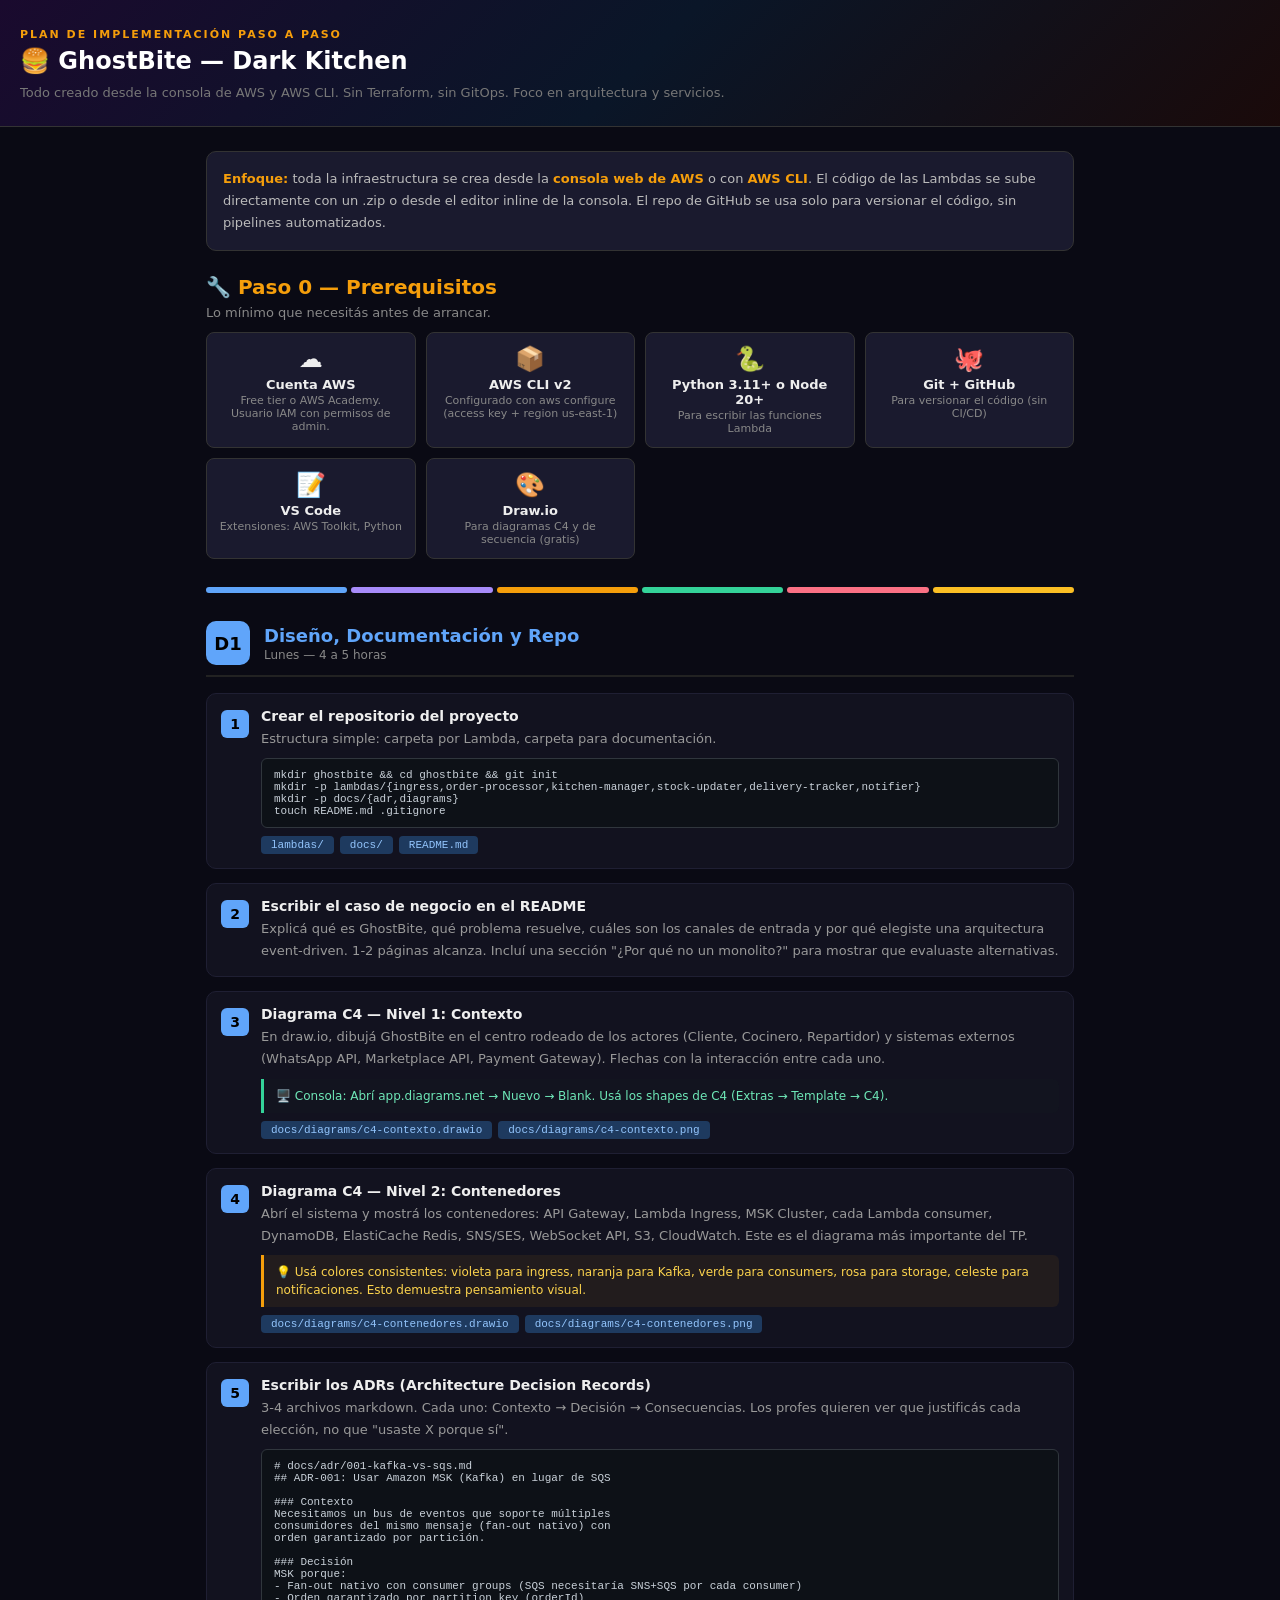
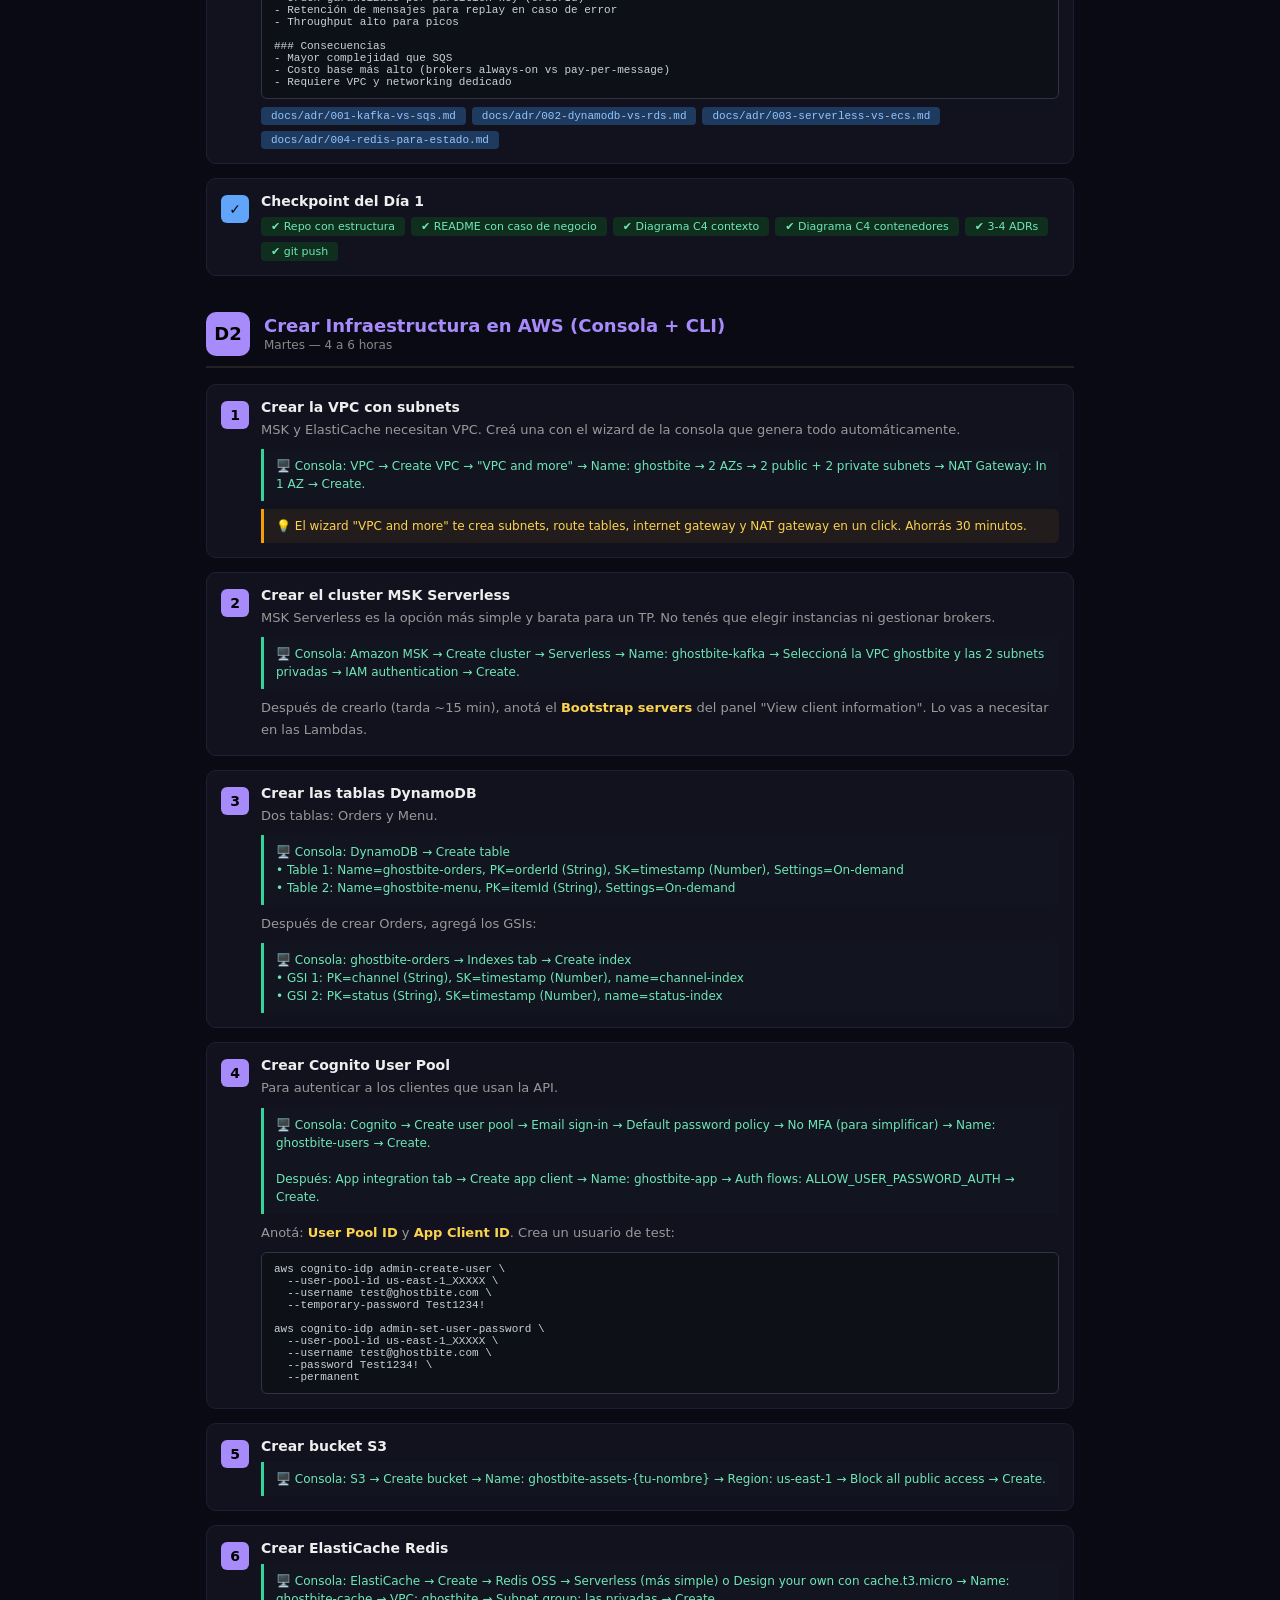
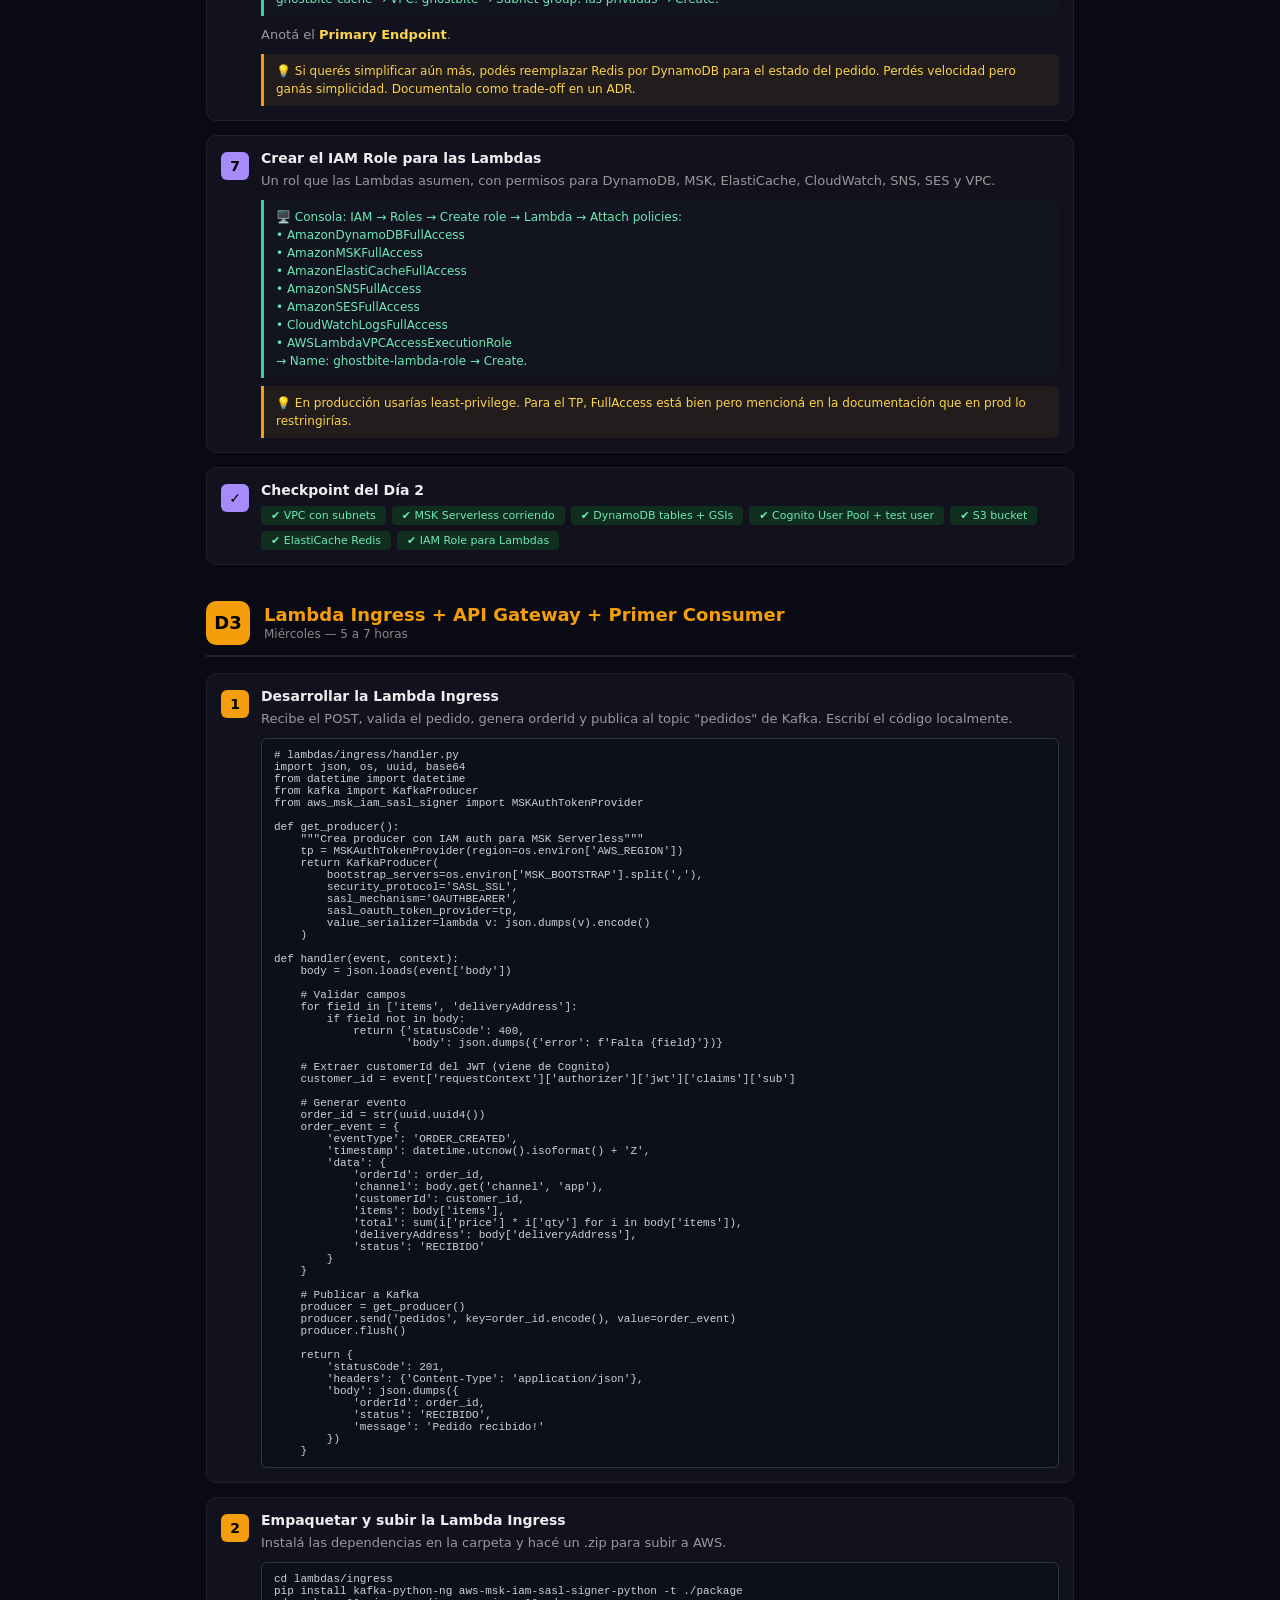
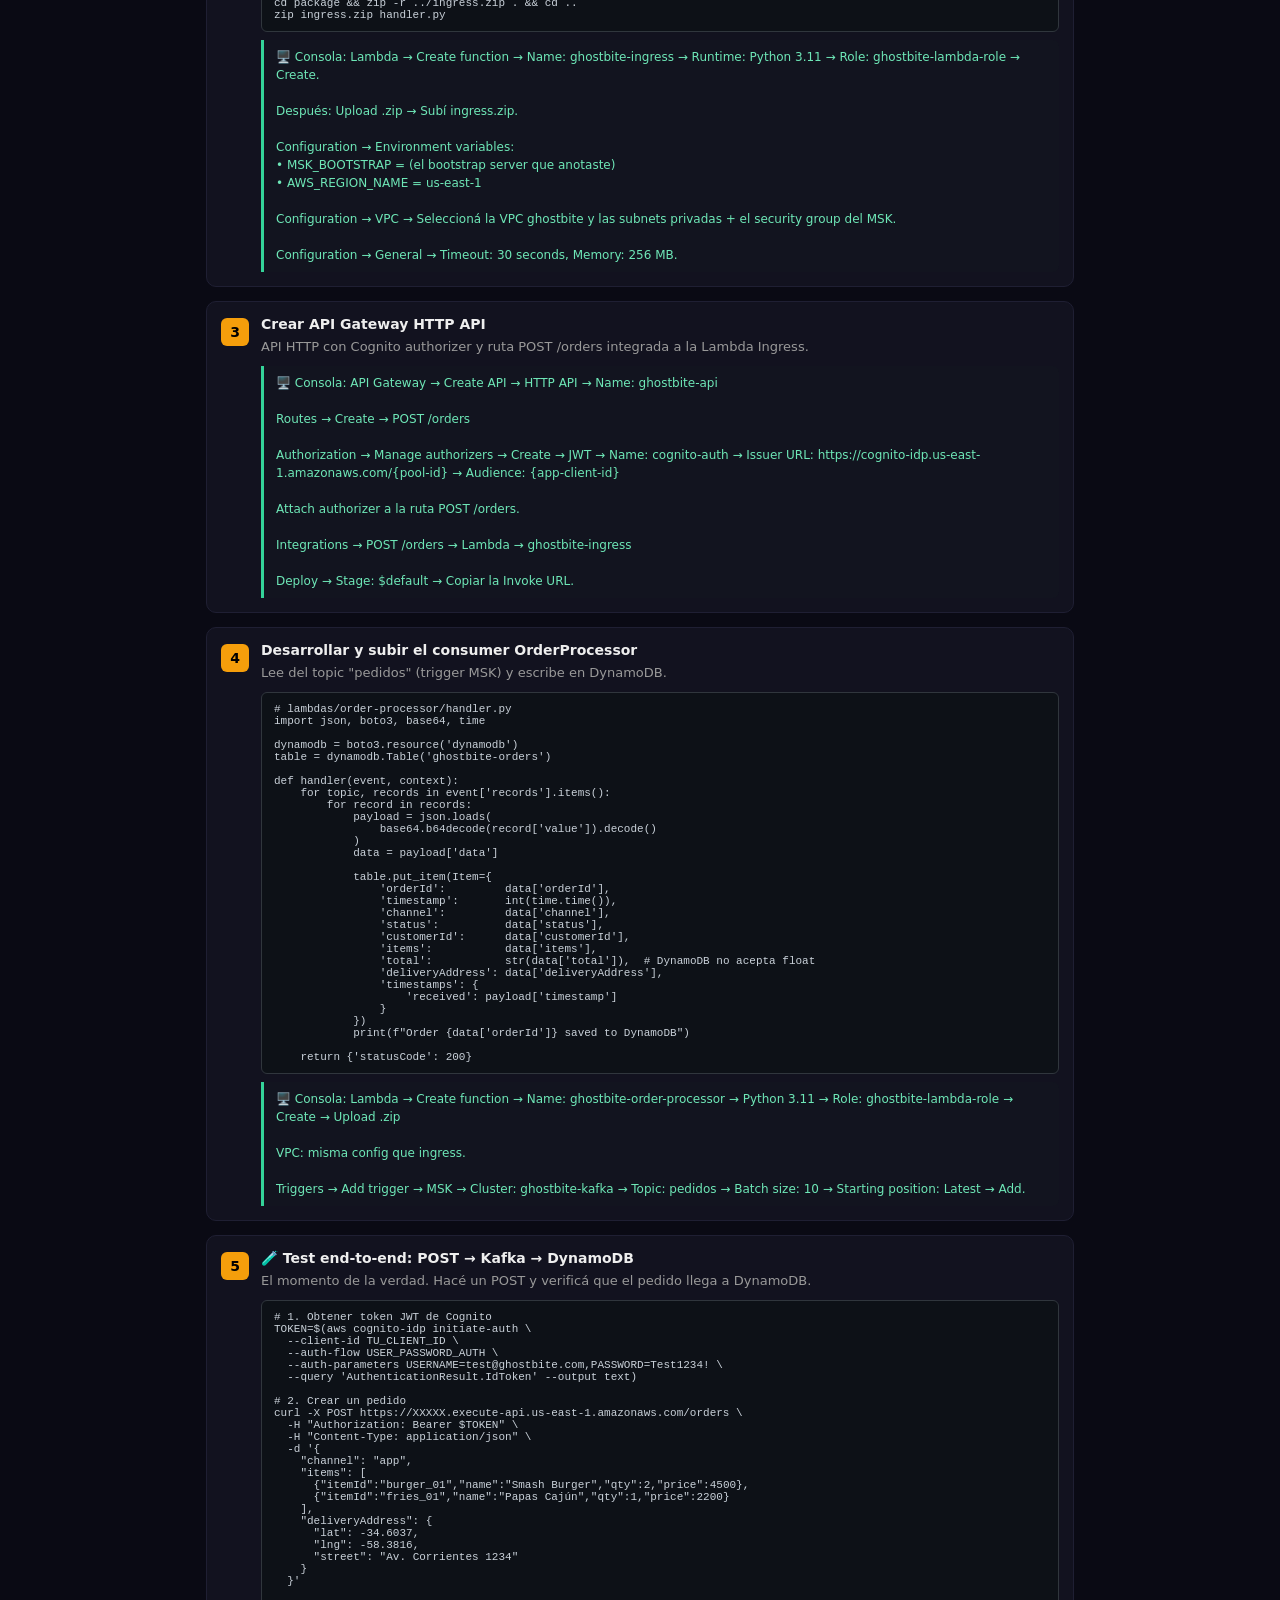
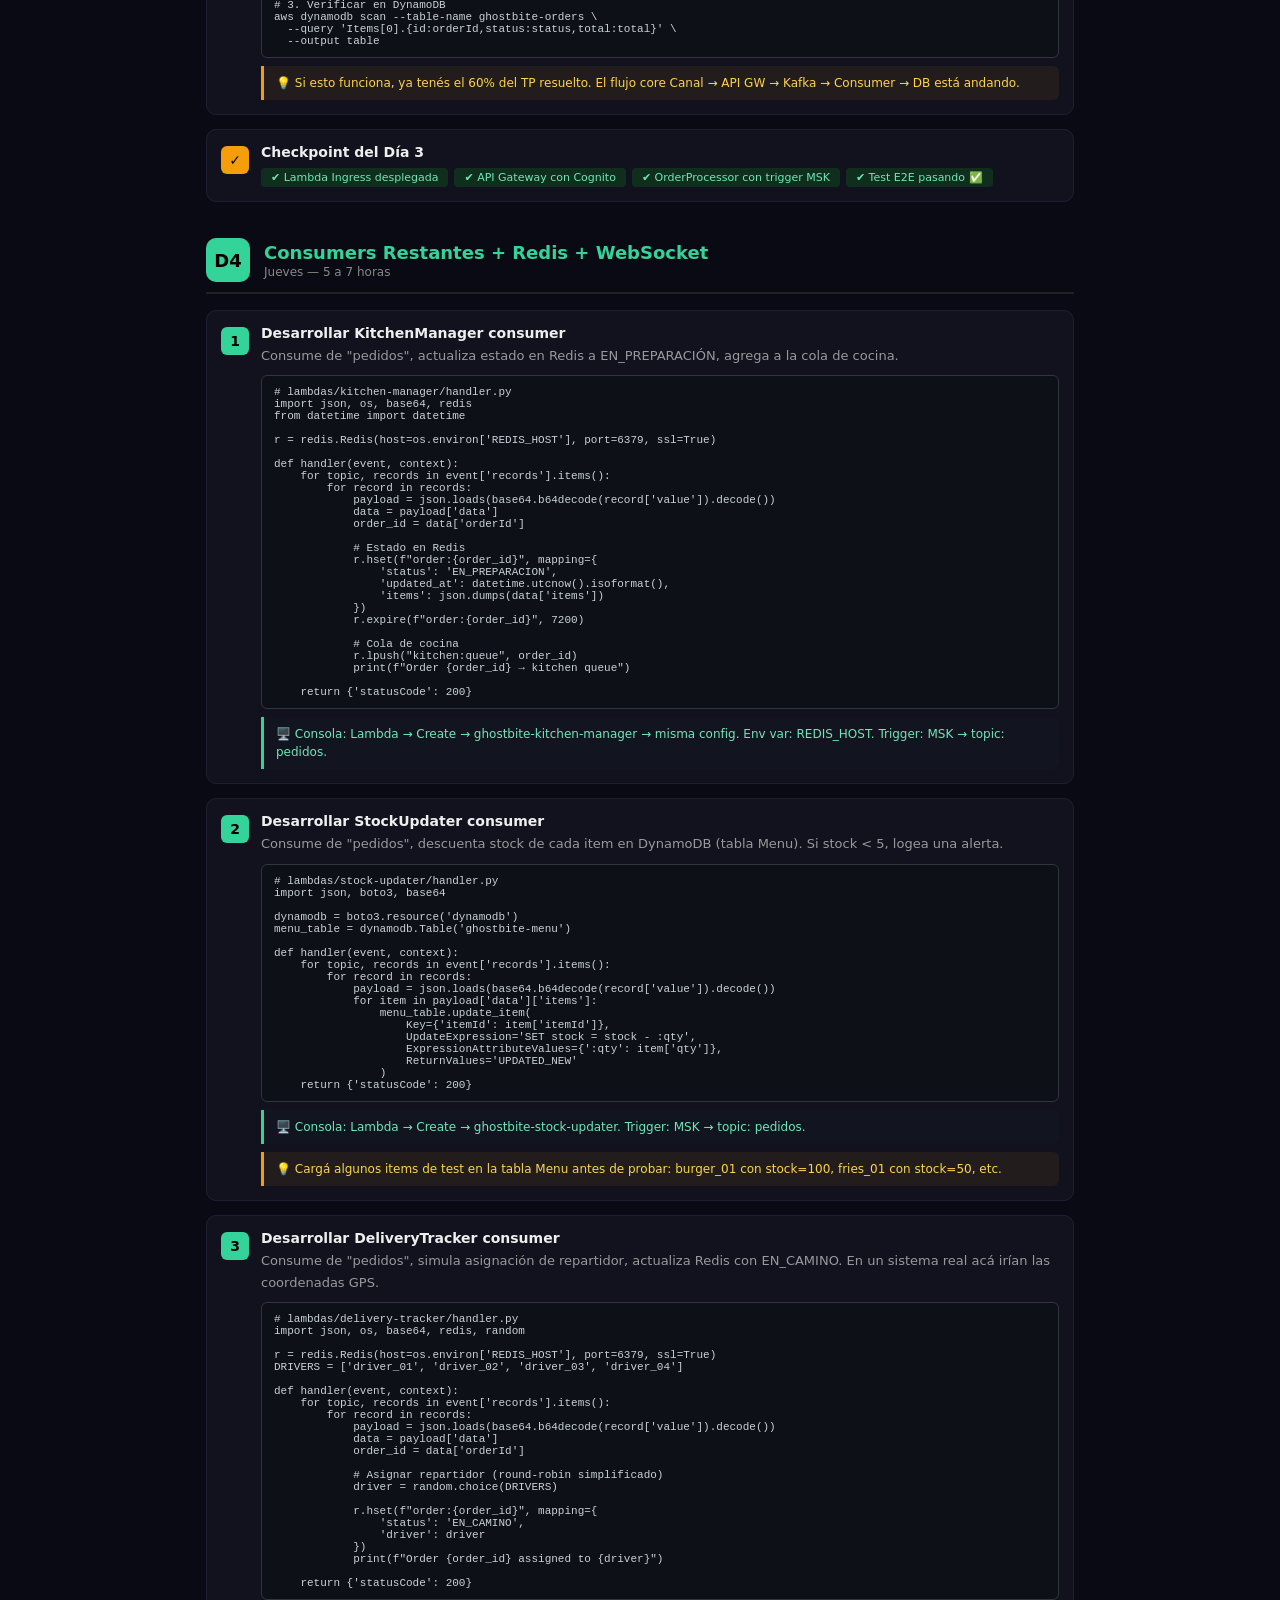
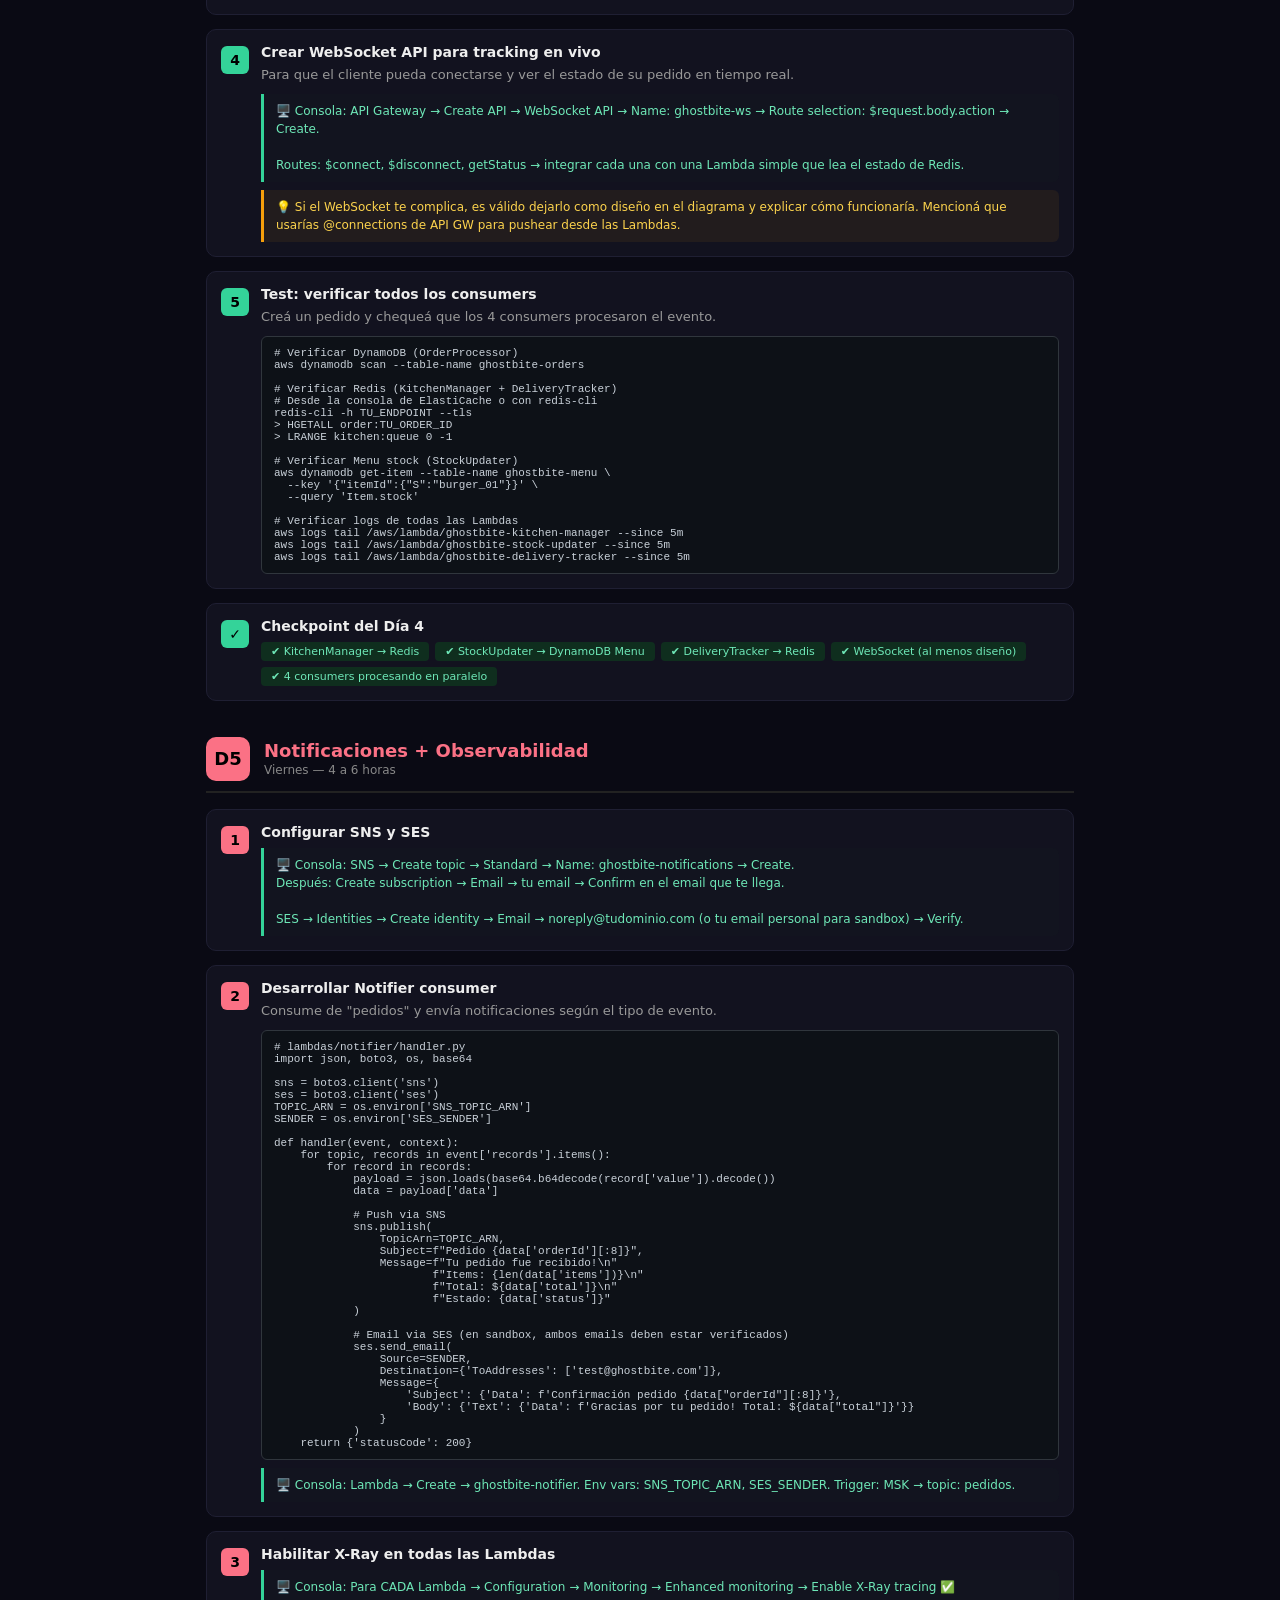
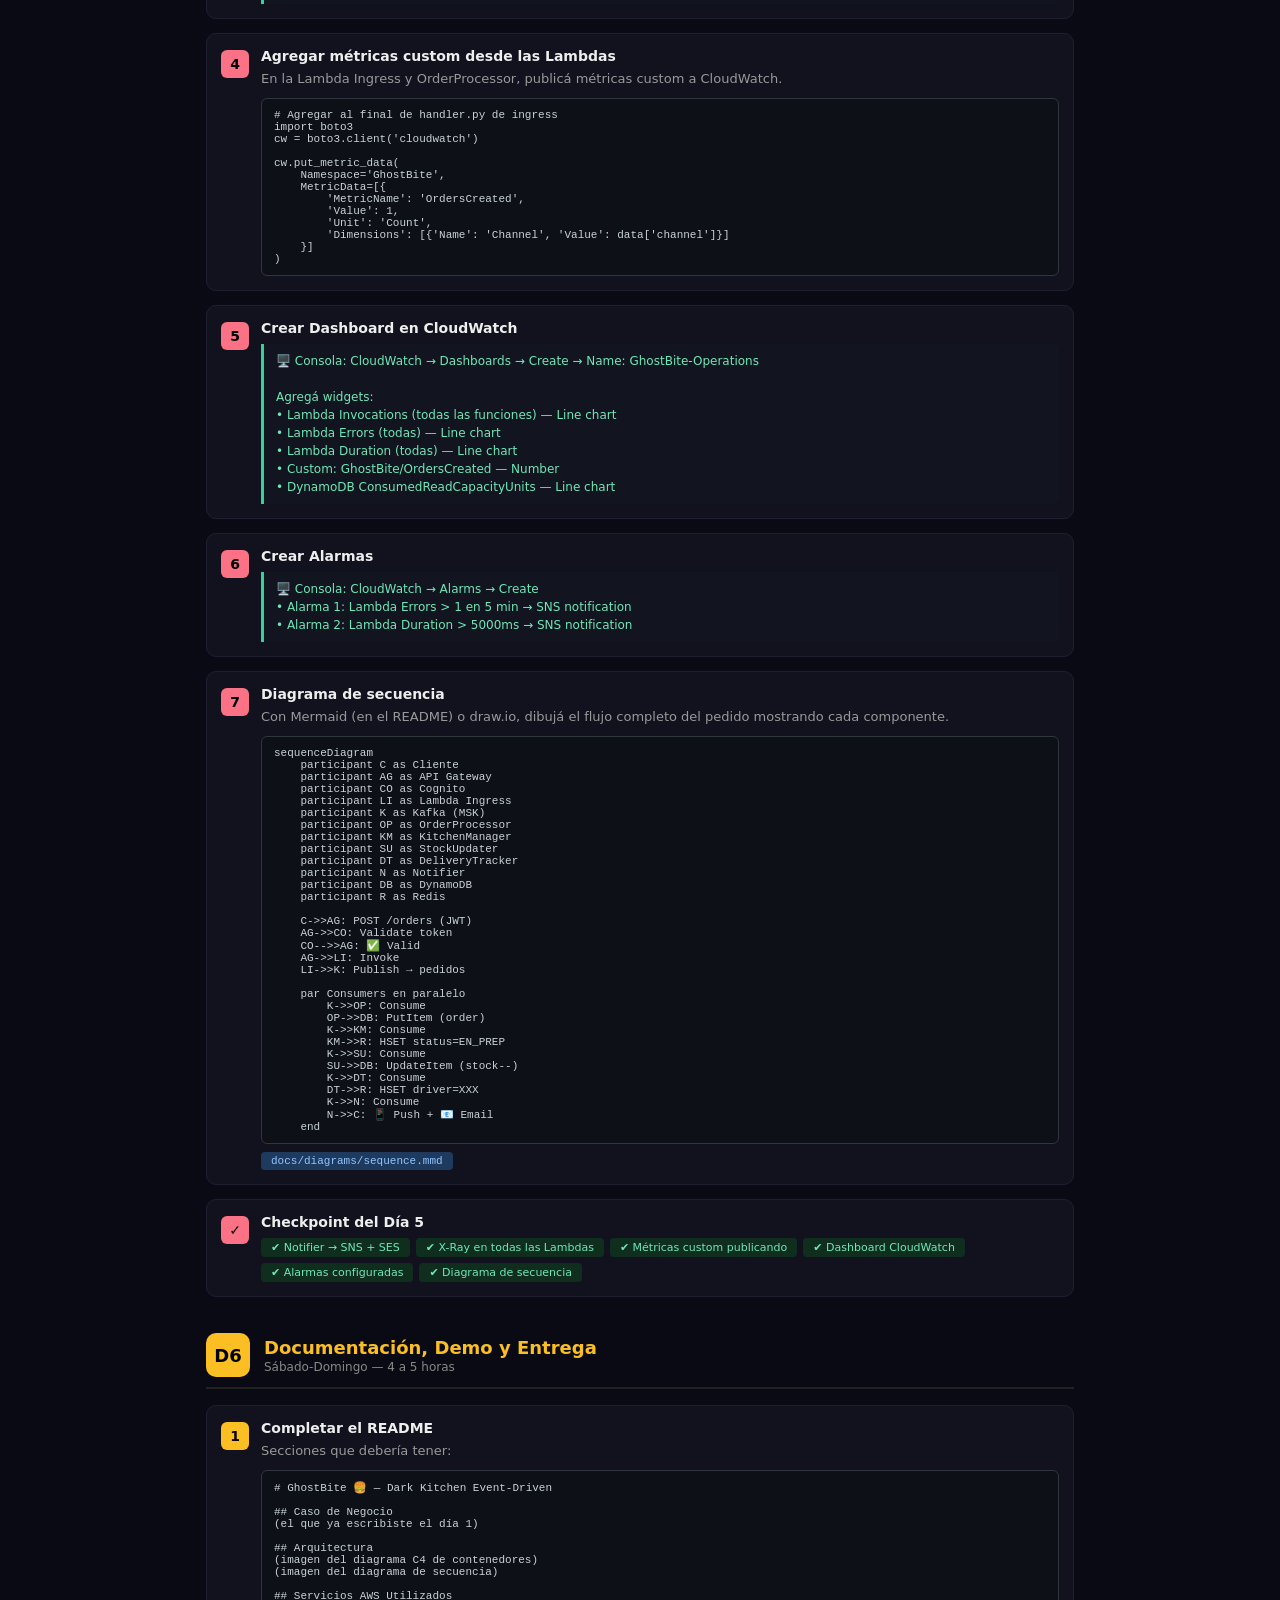
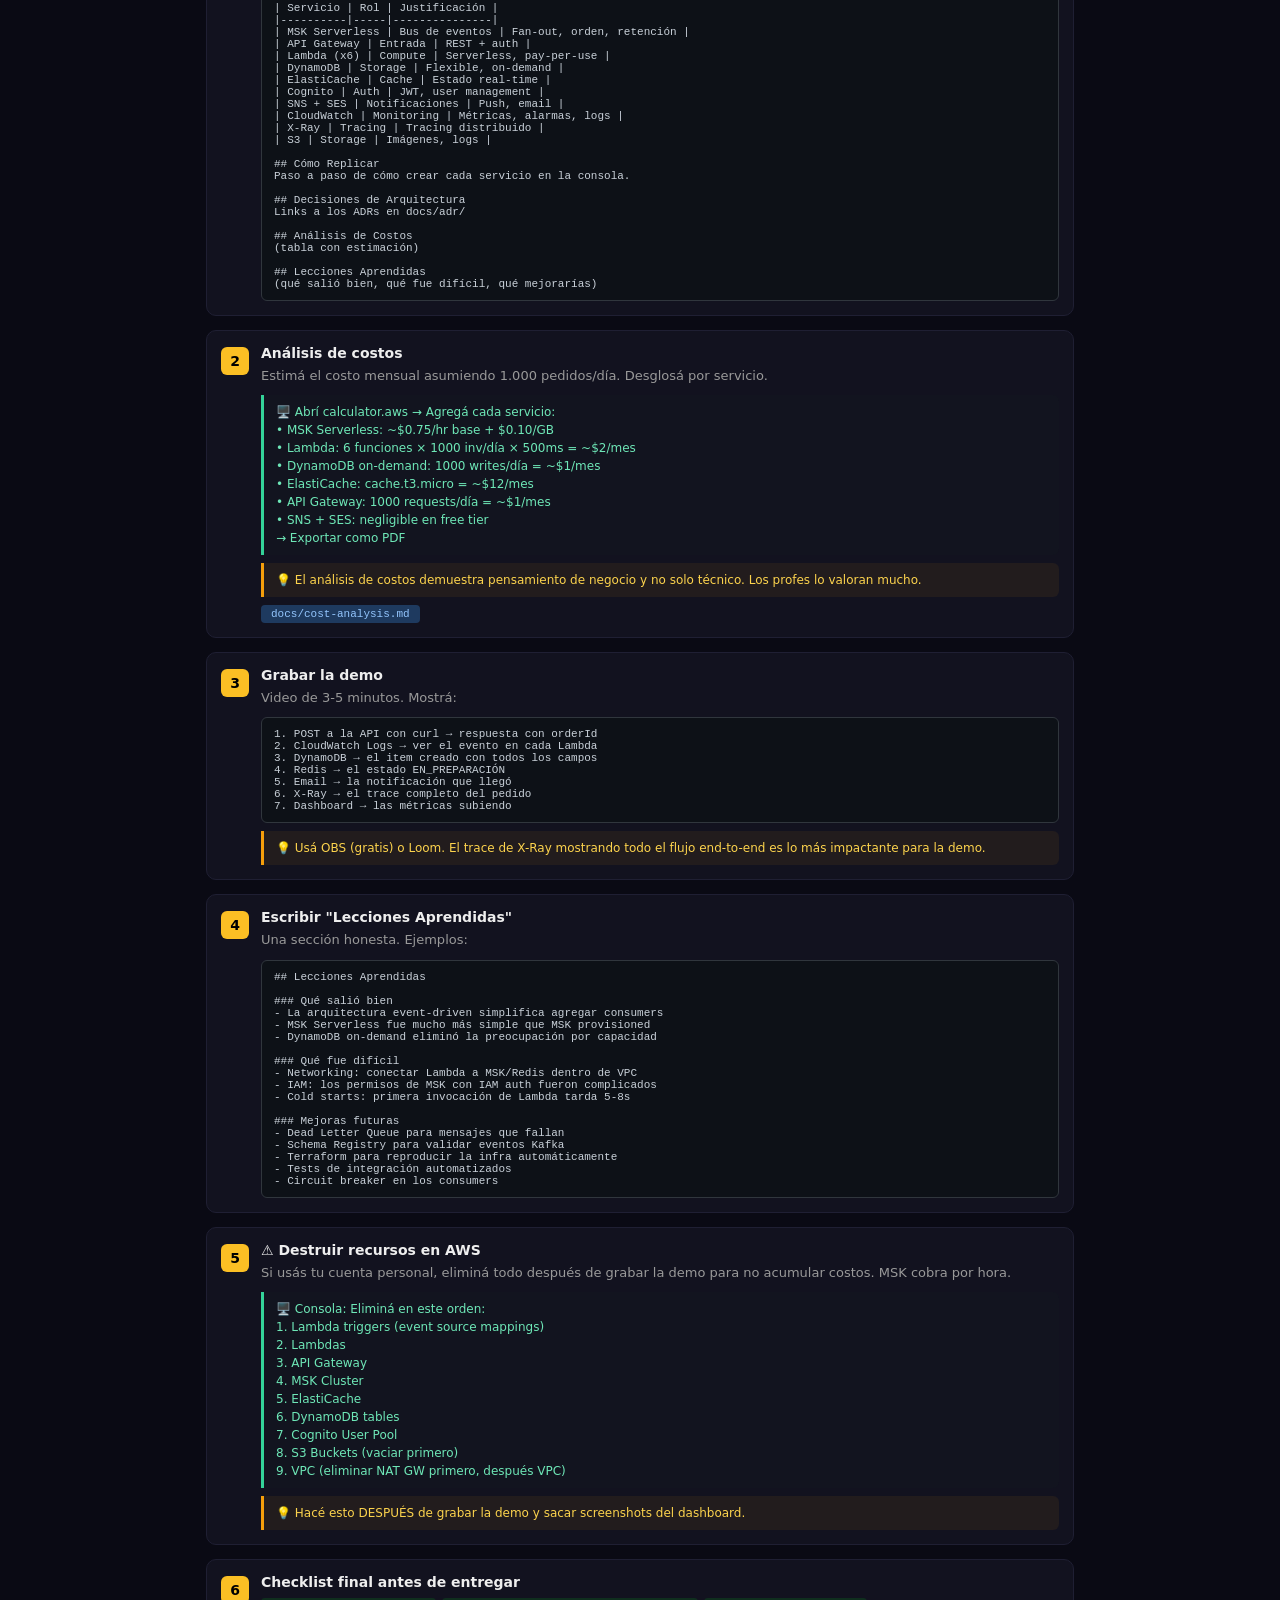
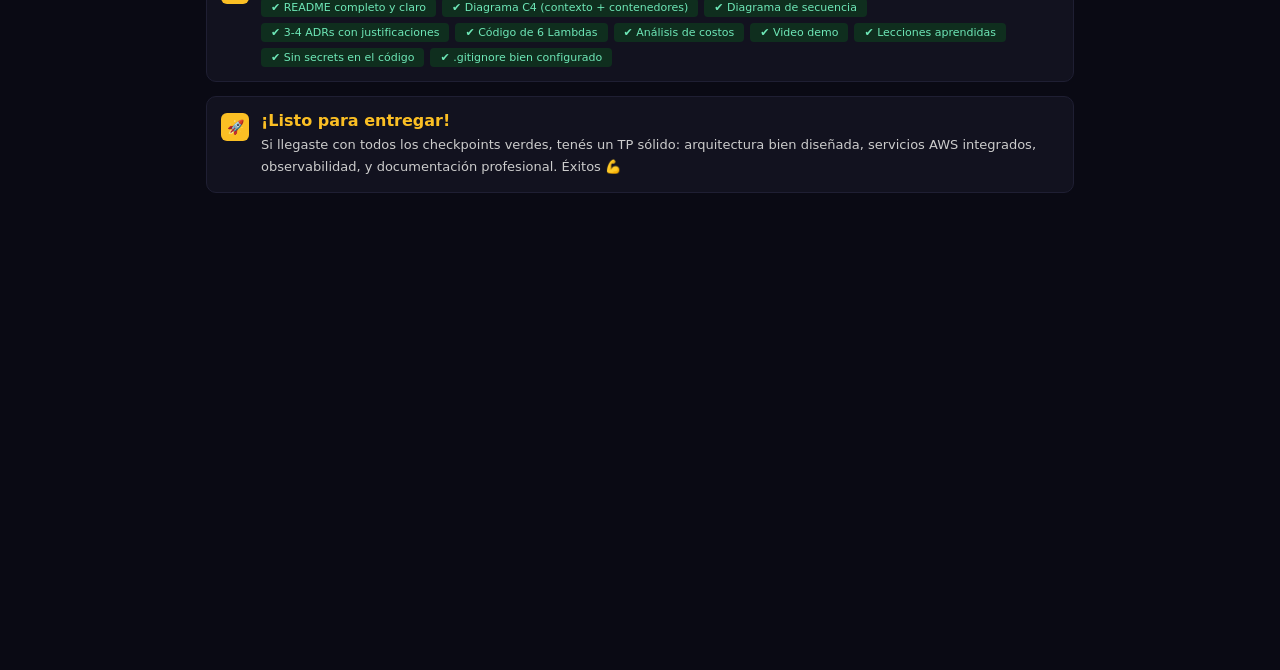
<file: ghostbite-planss.html>
<!DOCTYPE html>
<html lang="es">
<head>
<meta charset="UTF-8"/>
<meta name="viewport" content="width=device-width, initial-scale=1.0"/>
<title>GhostBite — Plan de Implementación (sin IaC)</title>
<style>
  *{margin:0;padding:0;box-sizing:border-box}
  body{background:#0a0a14;color:#eee;font-family:system-ui,-apple-system,sans-serif;min-height:100vh}
  .header{background:linear-gradient(135deg,#1a0a2e,#0a1628,#1a0a0a);padding:28px 20px 22px;border-bottom:1px solid #333}
  .header .tag{font-size:11px;color:#f59e0b;font-weight:700;letter-spacing:2px;text-transform:uppercase;margin-bottom:6px}
  .header h1{font-size:24px;font-weight:800;color:#fff}
  .header .sub{font-size:13px;color:#777;margin-top:8px;line-height:1.6}
  .wrap{max-width:900px;margin:0 auto;padding:24px 16px 60px}
  .day{margin-bottom:36px}
  .day-header{display:flex;align-items:center;gap:14px;margin-bottom:16px;padding-bottom:10px;border-bottom:2px solid #222}
  .day-num{width:44px;height:44px;min-width:44px;border-radius:10px;display:flex;align-items:center;justify-content:center;font-weight:900;font-size:18px;color:#000}
  .day-title{font-size:18px;font-weight:700}
  .day-subtitle{font-size:12px;color:#888;margin-top:2px}
  .step{display:flex;gap:12px;margin-bottom:14px;padding:14px;background:#12121f;border-radius:10px;border:1px solid #1f1f33;transition:border-color .2s}
  .step:hover{border-color:#333}
  .step-icon{width:28px;height:28px;min-width:28px;border-radius:6px;display:flex;align-items:center;justify-content:center;font-size:14px;font-weight:800;color:#000;margin-top:2px}
  .step-body{flex:1}
  .step-title{font-size:14px;font-weight:600;color:#eee;margin-bottom:4px}
  .step-desc{font-size:13px;color:#999;line-height:1.7}
  .step-cmd{background:#0d1117;color:#c9d1d9;padding:10px 12px;border-radius:6px;font-size:11px;font-family:'SF Mono','Fira Code',monospace;margin-top:8px;overflow-x:auto;border:1px solid #30363d;white-space:pre-wrap;word-break:break-word}
  .step-tip{background:#f59e0b11;border-left:3px solid #f59e0b;padding:8px 12px;border-radius:0 6px 6px 0;margin-top:8px;font-size:12px;color:#fcd34d;line-height:1.5}
  .step-console{background:#0f2e1e11;border-left:3px solid #34d399;padding:8px 12px;border-radius:0 6px 6px 0;margin-top:8px;font-size:12px;color:#6ee7b7;line-height:1.5}
  .step-files{margin-top:8px;display:flex;flex-wrap:wrap;gap:6px}
  .file-badge{background:#1e3a5f;color:#93c5fd;font-size:11px;padding:3px 10px;border-radius:4px;font-family:monospace}
  .step-check{display:flex;flex-wrap:wrap;gap:6px;margin-top:8px}
  .check{background:#0f2e1e;color:#6ee7b7;font-size:11px;padding:3px 10px;border-radius:4px}
  .progress-bar{display:flex;gap:4px;margin-bottom:28px}
  .progress-bar .seg{flex:1;height:6px;border-radius:3px}
  .prereq-grid{display:grid;grid-template-columns:repeat(auto-fill,minmax(200px,1fr));gap:10px;margin-top:12px;margin-bottom:28px}
  .prereq{background:#1a1a2e;border-radius:8px;padding:12px;border:1px solid #333;text-align:center}
  .prereq .pi{font-size:24px;margin-bottom:4px}
  .prereq .pt{font-size:13px;font-weight:600;color:#eee}
  .prereq .pd{font-size:11px;color:#888;margin-top:2px}
  .section-note{background:#1a1a2e;border:1px solid #333;border-radius:10px;padding:16px;margin-bottom:24px;font-size:13px;color:#bbb;line-height:1.7}
  .section-note strong{color:#f59e0b}
</style>
</head>
<body>

<div class="header">
  <div class="tag">Plan de Implementación Paso a Paso</div>
  <h1>🍔 GhostBite — Dark Kitchen</h1>
  <div class="sub">Todo creado desde la consola de AWS y AWS CLI. Sin Terraform, sin GitOps. Foco en arquitectura y servicios.</div>
</div>

<div class="wrap">

<!-- NOTA -->
<div class="section-note">
  <strong>Enfoque:</strong> toda la infraestructura se crea desde la <strong>consola web de AWS</strong> o con <strong>AWS CLI</strong>. El código de las Lambdas se sube directamente con un .zip o desde el editor inline de la consola. El repo de GitHub se usa solo para versionar el código, sin pipelines automatizados.
</div>

<!-- ===== PREREQUISITOS ===== -->
<h2 style="color:#f59e0b;font-size:20px;margin-bottom:6px">🔧 Paso 0 — Prerequisitos</h2>
<p style="color:#888;font-size:13px;margin-bottom:12px">Lo mínimo que necesitás antes de arrancar.</p>
<div class="prereq-grid">
  <div class="prereq"><div class="pi">☁️</div><div class="pt">Cuenta AWS</div><div class="pd">Free tier o AWS Academy. Usuario IAM con permisos de admin.</div></div>
  <div class="prereq"><div class="pi">📦</div><div class="pt">AWS CLI v2</div><div class="pd">Configurado con aws configure (access key + region us-east-1)</div></div>
  <div class="prereq"><div class="pi">🐍</div><div class="pt">Python 3.11+ o Node 20+</div><div class="pd">Para escribir las funciones Lambda</div></div>
  <div class="prereq"><div class="pi">🐙</div><div class="pt">Git + GitHub</div><div class="pd">Para versionar el código (sin CI/CD)</div></div>
  <div class="prereq"><div class="pi">📝</div><div class="pt">VS Code</div><div class="pd">Extensiones: AWS Toolkit, Python</div></div>
  <div class="prereq"><div class="pi">🎨</div><div class="pt">Draw.io</div><div class="pd">Para diagramas C4 y de secuencia (gratis)</div></div>
</div>

<!-- PROGRESS -->
<div class="progress-bar">
  <div class="seg" style="background:#60a5fa"></div>
  <div class="seg" style="background:#a78bfa"></div>
  <div class="seg" style="background:#f59e0b"></div>
  <div class="seg" style="background:#34d399"></div>
  <div class="seg" style="background:#fb7185"></div>
  <div class="seg" style="background:#fbbf24"></div>
</div>

<!-- ===== DÍA 1 ===== -->
<div class="day">
  <div class="day-header">
    <div class="day-num" style="background:#60a5fa">D1</div>
    <div><div class="day-title" style="color:#60a5fa">Diseño, Documentación y Repo</div><div class="day-subtitle">Lunes — 4 a 5 horas</div></div>
  </div>

  <div class="step">
    <div class="step-icon" style="background:#60a5fa">1</div>
    <div class="step-body">
      <div class="step-title">Crear el repositorio del proyecto</div>
      <div class="step-desc">Estructura simple: carpeta por Lambda, carpeta para documentación.</div>
      <div class="step-cmd">mkdir ghostbite && cd ghostbite && git init
mkdir -p lambdas/{ingress,order-processor,kitchen-manager,stock-updater,delivery-tracker,notifier}
mkdir -p docs/{adr,diagrams}
touch README.md .gitignore</div>
      <div class="step-files">
        <span class="file-badge">lambdas/</span>
        <span class="file-badge">docs/</span>
        <span class="file-badge">README.md</span>
      </div>
    </div>
  </div>

  <div class="step">
    <div class="step-icon" style="background:#60a5fa">2</div>
    <div class="step-body">
      <div class="step-title">Escribir el caso de negocio en el README</div>
      <div class="step-desc">Explicá qué es GhostBite, qué problema resuelve, cuáles son los canales de entrada y por qué elegiste una arquitectura event-driven. 1-2 páginas alcanza. Incluí una sección "¿Por qué no un monolito?" para mostrar que evaluaste alternativas.</div>
    </div>
  </div>

  <div class="step">
    <div class="step-icon" style="background:#60a5fa">3</div>
    <div class="step-body">
      <div class="step-title">Diagrama C4 — Nivel 1: Contexto</div>
      <div class="step-desc">En draw.io, dibujá GhostBite en el centro rodeado de los actores (Cliente, Cocinero, Repartidor) y sistemas externos (WhatsApp API, Marketplace API, Payment Gateway). Flechas con la interacción entre cada uno.</div>
      <div class="step-console">🖥️ Consola: Abrí app.diagrams.net → Nuevo → Blank. Usá los shapes de C4 (Extras → Template → C4).</div>
      <div class="step-files"><span class="file-badge">docs/diagrams/c4-contexto.drawio</span><span class="file-badge">docs/diagrams/c4-contexto.png</span></div>
    </div>
  </div>

  <div class="step">
    <div class="step-icon" style="background:#60a5fa">4</div>
    <div class="step-body">
      <div class="step-title">Diagrama C4 — Nivel 2: Contenedores</div>
      <div class="step-desc">Abrí el sistema y mostrá los contenedores: API Gateway, Lambda Ingress, MSK Cluster, cada Lambda consumer, DynamoDB, ElastiCache Redis, SNS/SES, WebSocket API, S3, CloudWatch. Este es el diagrama más importante del TP.</div>
      <div class="step-tip">💡 Usá colores consistentes: violeta para ingress, naranja para Kafka, verde para consumers, rosa para storage, celeste para notificaciones. Esto demuestra pensamiento visual.</div>
      <div class="step-files"><span class="file-badge">docs/diagrams/c4-contenedores.drawio</span><span class="file-badge">docs/diagrams/c4-contenedores.png</span></div>
    </div>
  </div>

  <div class="step">
    <div class="step-icon" style="background:#60a5fa">5</div>
    <div class="step-body">
      <div class="step-title">Escribir los ADRs (Architecture Decision Records)</div>
      <div class="step-desc">3-4 archivos markdown. Cada uno: Contexto → Decisión → Consecuencias. Los profes quieren ver que justificás cada elección, no que "usaste X porque sí".</div>
      <div class="step-cmd"># docs/adr/001-kafka-vs-sqs.md
## ADR-001: Usar Amazon MSK (Kafka) en lugar de SQS

### Contexto
Necesitamos un bus de eventos que soporte múltiples 
consumidores del mismo mensaje (fan-out nativo) con 
orden garantizado por partición.

### Decisión
MSK porque:
- Fan-out nativo con consumer groups (SQS necesitaría SNS+SQS por cada consumer)
- Orden garantizado por partition key (orderId)
- Retención de mensajes para replay en caso de error
- Throughput alto para picos

### Consecuencias
- Mayor complejidad que SQS
- Costo base más alto (brokers always-on vs pay-per-message)
- Requiere VPC y networking dedicado</div>
      <div class="step-files">
        <span class="file-badge">docs/adr/001-kafka-vs-sqs.md</span>
        <span class="file-badge">docs/adr/002-dynamodb-vs-rds.md</span>
        <span class="file-badge">docs/adr/003-serverless-vs-ecs.md</span>
        <span class="file-badge">docs/adr/004-redis-para-estado.md</span>
      </div>
    </div>
  </div>

  <div class="step">
    <div class="step-icon" style="background:#60a5fa">✓</div>
    <div class="step-body">
      <div class="step-title">Checkpoint del Día 1</div>
      <div class="step-check">
        <span class="check">✔ Repo con estructura</span>
        <span class="check">✔ README con caso de negocio</span>
        <span class="check">✔ Diagrama C4 contexto</span>
        <span class="check">✔ Diagrama C4 contenedores</span>
        <span class="check">✔ 3-4 ADRs</span>
        <span class="check">✔ git push</span>
      </div>
    </div>
  </div>
</div>

<!-- ===== DÍA 2 ===== -->
<div class="day">
  <div class="day-header">
    <div class="day-num" style="background:#a78bfa">D2</div>
    <div><div class="day-title" style="color:#a78bfa">Crear Infraestructura en AWS (Consola + CLI)</div><div class="day-subtitle">Martes — 4 a 6 horas</div></div>
  </div>

  <div class="step">
    <div class="step-icon" style="background:#a78bfa">1</div>
    <div class="step-body">
      <div class="step-title">Crear la VPC con subnets</div>
      <div class="step-desc">MSK y ElastiCache necesitan VPC. Creá una con el wizard de la consola que genera todo automáticamente.</div>
      <div class="step-console">🖥️ Consola: VPC → Create VPC → "VPC and more" → Name: ghostbite → 2 AZs → 2 public + 2 private subnets → NAT Gateway: In 1 AZ → Create.</div>
      <div class="step-tip">💡 El wizard "VPC and more" te crea subnets, route tables, internet gateway y NAT gateway en un click. Ahorrás 30 minutos.</div>
    </div>
  </div>

  <div class="step">
    <div class="step-icon" style="background:#a78bfa">2</div>
    <div class="step-body">
      <div class="step-title">Crear el cluster MSK Serverless</div>
      <div class="step-desc">MSK Serverless es la opción más simple y barata para un TP. No tenés que elegir instancias ni gestionar brokers.</div>
      <div class="step-console">🖥️ Consola: Amazon MSK → Create cluster → Serverless → Name: ghostbite-kafka → Seleccioná la VPC ghostbite y las 2 subnets privadas → IAM authentication → Create.</div>
      <div class="step-desc" style="margin-top:8px">Después de crearlo (tarda ~15 min), anotá el <strong style="color:#fcd34d">Bootstrap servers</strong> del panel "View client information". Lo vas a necesitar en las Lambdas.</div>
    </div>
  </div>

  <div class="step">
    <div class="step-icon" style="background:#a78bfa">3</div>
    <div class="step-body">
      <div class="step-title">Crear las tablas DynamoDB</div>
      <div class="step-desc">Dos tablas: Orders y Menu.</div>
      <div class="step-console">🖥️ Consola: DynamoDB → Create table<br/>
        • Table 1: Name=ghostbite-orders, PK=orderId (String), SK=timestamp (Number), Settings=On-demand<br/>
        • Table 2: Name=ghostbite-menu, PK=itemId (String), Settings=On-demand</div>
      <div class="step-desc" style="margin-top:8px">Después de crear Orders, agregá los GSIs:</div>
      <div class="step-console">🖥️ Consola: ghostbite-orders → Indexes tab → Create index<br/>
        • GSI 1: PK=channel (String), SK=timestamp (Number), name=channel-index<br/>
        • GSI 2: PK=status (String), SK=timestamp (Number), name=status-index</div>
    </div>
  </div>

  <div class="step">
    <div class="step-icon" style="background:#a78bfa">4</div>
    <div class="step-body">
      <div class="step-title">Crear Cognito User Pool</div>
      <div class="step-desc">Para autenticar a los clientes que usan la API.</div>
      <div class="step-console">🖥️ Consola: Cognito → Create user pool → Email sign-in → Default password policy → No MFA (para simplificar) → Name: ghostbite-users → Create.<br/><br/>
      Después: App integration tab → Create app client → Name: ghostbite-app → Auth flows: ALLOW_USER_PASSWORD_AUTH → Create.</div>
      <div class="step-desc" style="margin-top:8px">Anotá: <strong style="color:#fcd34d">User Pool ID</strong> y <strong style="color:#fcd34d">App Client ID</strong>. Crea un usuario de test:</div>
      <div class="step-cmd">aws cognito-idp admin-create-user \
  --user-pool-id us-east-1_XXXXX \
  --username test@ghostbite.com \
  --temporary-password Test1234!

aws cognito-idp admin-set-user-password \
  --user-pool-id us-east-1_XXXXX \
  --username test@ghostbite.com \
  --password Test1234! \
  --permanent</div>
    </div>
  </div>

  <div class="step">
    <div class="step-icon" style="background:#a78bfa">5</div>
    <div class="step-body">
      <div class="step-title">Crear bucket S3</div>
      <div class="step-console">🖥️ Consola: S3 → Create bucket → Name: ghostbite-assets-{tu-nombre} → Region: us-east-1 → Block all public access → Create.</div>
    </div>
  </div>

  <div class="step">
    <div class="step-icon" style="background:#a78bfa">6</div>
    <div class="step-body">
      <div class="step-title">Crear ElastiCache Redis</div>
      <div class="step-console">🖥️ Consola: ElastiCache → Create → Redis OSS → Serverless (más simple) o Design your own con cache.t3.micro → Name: ghostbite-cache → VPC: ghostbite → Subnet group: las privadas → Create.</div>
      <div class="step-desc" style="margin-top:8px">Anotá el <strong style="color:#fcd34d">Primary Endpoint</strong>.</div>
      <div class="step-tip">💡 Si querés simplificar aún más, podés reemplazar Redis por DynamoDB para el estado del pedido. Perdés velocidad pero ganás simplicidad. Documentalo como trade-off en un ADR.</div>
    </div>
  </div>

  <div class="step">
    <div class="step-icon" style="background:#a78bfa">7</div>
    <div class="step-body">
      <div class="step-title">Crear el IAM Role para las Lambdas</div>
      <div class="step-desc">Un rol que las Lambdas asumen, con permisos para DynamoDB, MSK, ElastiCache, CloudWatch, SNS, SES y VPC.</div>
      <div class="step-console">🖥️ Consola: IAM → Roles → Create role → Lambda → Attach policies:<br/>
        • AmazonDynamoDBFullAccess<br/>
        • AmazonMSKFullAccess<br/>
        • AmazonElastiCacheFullAccess<br/>
        • AmazonSNSFullAccess<br/>
        • AmazonSESFullAccess<br/>
        • CloudWatchLogsFullAccess<br/>
        • AWSLambdaVPCAccessExecutionRole<br/>
        → Name: ghostbite-lambda-role → Create.</div>
      <div class="step-tip">💡 En producción usarías least-privilege. Para el TP, FullAccess está bien pero mencioná en la documentación que en prod lo restringirías.</div>
    </div>
  </div>

  <div class="step">
    <div class="step-icon" style="background:#a78bfa">✓</div>
    <div class="step-body">
      <div class="step-title">Checkpoint del Día 2</div>
      <div class="step-check">
        <span class="check">✔ VPC con subnets</span>
        <span class="check">✔ MSK Serverless corriendo</span>
        <span class="check">✔ DynamoDB tables + GSIs</span>
        <span class="check">✔ Cognito User Pool + test user</span>
        <span class="check">✔ S3 bucket</span>
        <span class="check">✔ ElastiCache Redis</span>
        <span class="check">✔ IAM Role para Lambdas</span>
      </div>
    </div>
  </div>
</div>

<!-- ===== DÍA 3 ===== -->
<div class="day">
  <div class="day-header">
    <div class="day-num" style="background:#f59e0b">D3</div>
    <div><div class="day-title" style="color:#f59e0b">Lambda Ingress + API Gateway + Primer Consumer</div><div class="day-subtitle">Miércoles — 5 a 7 horas</div></div>
  </div>

  <div class="step">
    <div class="step-icon" style="background:#f59e0b">1</div>
    <div class="step-body">
      <div class="step-title">Desarrollar la Lambda Ingress</div>
      <div class="step-desc">Recibe el POST, valida el pedido, genera orderId y publica al topic "pedidos" de Kafka. Escribí el código localmente.</div>
      <div class="step-cmd"># lambdas/ingress/handler.py
import json, os, uuid, base64
from datetime import datetime
from kafka import KafkaProducer
from aws_msk_iam_sasl_signer import MSKAuthTokenProvider

def get_producer():
    """Crea producer con IAM auth para MSK Serverless"""
    tp = MSKAuthTokenProvider(region=os.environ['AWS_REGION'])
    return KafkaProducer(
        bootstrap_servers=os.environ['MSK_BOOTSTRAP'].split(','),
        security_protocol='SASL_SSL',
        sasl_mechanism='OAUTHBEARER',
        sasl_oauth_token_provider=tp,
        value_serializer=lambda v: json.dumps(v).encode()
    )

def handler(event, context):
    body = json.loads(event['body'])
    
    # Validar campos
    for field in ['items', 'deliveryAddress']:
        if field not in body:
            return {'statusCode': 400,
                    'body': json.dumps({'error': f'Falta {field}'})}
    
    # Extraer customerId del JWT (viene de Cognito)
    customer_id = event['requestContext']['authorizer']['jwt']['claims']['sub']
    
    # Generar evento
    order_id = str(uuid.uuid4())
    order_event = {
        'eventType': 'ORDER_CREATED',
        'timestamp': datetime.utcnow().isoformat() + 'Z',
        'data': {
            'orderId': order_id,
            'channel': body.get('channel', 'app'),
            'customerId': customer_id,
            'items': body['items'],
            'total': sum(i['price'] * i['qty'] for i in body['items']),
            'deliveryAddress': body['deliveryAddress'],
            'status': 'RECIBIDO'
        }
    }
    
    # Publicar a Kafka
    producer = get_producer()
    producer.send('pedidos', key=order_id.encode(), value=order_event)
    producer.flush()
    
    return {
        'statusCode': 201,
        'headers': {'Content-Type': 'application/json'},
        'body': json.dumps({
            'orderId': order_id,
            'status': 'RECIBIDO',
            'message': 'Pedido recibido!'
        })
    }</div>
    </div>
  </div>

  <div class="step">
    <div class="step-icon" style="background:#f59e0b">2</div>
    <div class="step-body">
      <div class="step-title">Empaquetar y subir la Lambda Ingress</div>
      <div class="step-desc">Instalá las dependencias en la carpeta y hacé un .zip para subir a AWS.</div>
      <div class="step-cmd">cd lambdas/ingress
pip install kafka-python-ng aws-msk-iam-sasl-signer-python -t ./package
cd package && zip -r ../ingress.zip . && cd ..
zip ingress.zip handler.py</div>
      <div class="step-console">🖥️ Consola: Lambda → Create function → Name: ghostbite-ingress → Runtime: Python 3.11 → Role: ghostbite-lambda-role → Create.<br/><br/>
        Después: Upload .zip → Subí ingress.zip.<br/><br/>
        Configuration → Environment variables:<br/>
        • MSK_BOOTSTRAP = (el bootstrap server que anotaste)<br/>
        • AWS_REGION_NAME = us-east-1<br/><br/>
        Configuration → VPC → Seleccioná la VPC ghostbite y las subnets privadas + el security group del MSK.<br/><br/>
        Configuration → General → Timeout: 30 seconds, Memory: 256 MB.</div>
    </div>
  </div>

  <div class="step">
    <div class="step-icon" style="background:#f59e0b">3</div>
    <div class="step-body">
      <div class="step-title">Crear API Gateway HTTP API</div>
      <div class="step-desc">API HTTP con Cognito authorizer y ruta POST /orders integrada a la Lambda Ingress.</div>
      <div class="step-console">🖥️ Consola: API Gateway → Create API → HTTP API → Name: ghostbite-api<br/><br/>
        Routes → Create → POST /orders<br/><br/>
        Authorization → Manage authorizers → Create → JWT → Name: cognito-auth → Issuer URL: https://cognito-idp.us-east-1.amazonaws.com/{pool-id} → Audience: {app-client-id}<br/><br/>
        Attach authorizer a la ruta POST /orders.<br/><br/>
        Integrations → POST /orders → Lambda → ghostbite-ingress<br/><br/>
        Deploy → Stage: $default → Copiar la Invoke URL.</div>
    </div>
  </div>

  <div class="step">
    <div class="step-icon" style="background:#f59e0b">4</div>
    <div class="step-body">
      <div class="step-title">Desarrollar y subir el consumer OrderProcessor</div>
      <div class="step-desc">Lee del topic "pedidos" (trigger MSK) y escribe en DynamoDB.</div>
      <div class="step-cmd"># lambdas/order-processor/handler.py
import json, boto3, base64, time

dynamodb = boto3.resource('dynamodb')
table = dynamodb.Table('ghostbite-orders')

def handler(event, context):
    for topic, records in event['records'].items():
        for record in records:
            payload = json.loads(
                base64.b64decode(record['value']).decode()
            )
            data = payload['data']
            
            table.put_item(Item={
                'orderId':         data['orderId'],
                'timestamp':       int(time.time()),
                'channel':         data['channel'],
                'status':          data['status'],
                'customerId':      data['customerId'],
                'items':           data['items'],
                'total':           str(data['total']),  # DynamoDB no acepta float
                'deliveryAddress': data['deliveryAddress'],
                'timestamps': {
                    'received': payload['timestamp']
                }
            })
            print(f"Order {data['orderId']} saved to DynamoDB")
    
    return {'statusCode': 200}</div>
      <div class="step-console">🖥️ Consola: Lambda → Create function → Name: ghostbite-order-processor → Python 3.11 → Role: ghostbite-lambda-role → Create → Upload .zip<br/><br/>
        VPC: misma config que ingress.<br/><br/>
        Triggers → Add trigger → MSK → Cluster: ghostbite-kafka → Topic: pedidos → Batch size: 10 → Starting position: Latest → Add.</div>
    </div>
  </div>

  <div class="step">
    <div class="step-icon" style="background:#f59e0b">5</div>
    <div class="step-body">
      <div class="step-title">🧪 Test end-to-end: POST → Kafka → DynamoDB</div>
      <div class="step-desc">El momento de la verdad. Hacé un POST y verificá que el pedido llega a DynamoDB.</div>
      <div class="step-cmd"># 1. Obtener token JWT de Cognito
TOKEN=$(aws cognito-idp initiate-auth \
  --client-id TU_CLIENT_ID \
  --auth-flow USER_PASSWORD_AUTH \
  --auth-parameters USERNAME=test@ghostbite.com,PASSWORD=Test1234! \
  --query 'AuthenticationResult.IdToken' --output text)

# 2. Crear un pedido
curl -X POST https://XXXXX.execute-api.us-east-1.amazonaws.com/orders \
  -H "Authorization: Bearer $TOKEN" \
  -H "Content-Type: application/json" \
  -d '{
    "channel": "app",
    "items": [
      {"itemId":"burger_01","name":"Smash Burger","qty":2,"price":4500},
      {"itemId":"fries_01","name":"Papas Cajún","qty":1,"price":2200}
    ],
    "deliveryAddress": {
      "lat": -34.6037,
      "lng": -58.3816,
      "street": "Av. Corrientes 1234"
    }
  }'

# 3. Verificar en DynamoDB
aws dynamodb scan --table-name ghostbite-orders \
  --query 'Items[0].{id:orderId,status:status,total:total}' \
  --output table</div>
      <div class="step-tip">💡 Si esto funciona, ya tenés el 60% del TP resuelto. El flujo core Canal → API GW → Kafka → Consumer → DB está andando.</div>
    </div>
  </div>

  <div class="step">
    <div class="step-icon" style="background:#f59e0b">✓</div>
    <div class="step-body">
      <div class="step-title">Checkpoint del Día 3</div>
      <div class="step-check">
        <span class="check">✔ Lambda Ingress desplegada</span>
        <span class="check">✔ API Gateway con Cognito</span>
        <span class="check">✔ OrderProcessor con trigger MSK</span>
        <span class="check">✔ Test E2E pasando ✅</span>
      </div>
    </div>
  </div>
</div>

<!-- ===== DÍA 4 ===== -->
<div class="day">
  <div class="day-header">
    <div class="day-num" style="background:#34d399">D4</div>
    <div><div class="day-title" style="color:#34d399">Consumers Restantes + Redis + WebSocket</div><div class="day-subtitle">Jueves — 5 a 7 horas</div></div>
  </div>

  <div class="step">
    <div class="step-icon" style="background:#34d399">1</div>
    <div class="step-body">
      <div class="step-title">Desarrollar KitchenManager consumer</div>
      <div class="step-desc">Consume de "pedidos", actualiza estado en Redis a EN_PREPARACIÓN, agrega a la cola de cocina.</div>
      <div class="step-cmd"># lambdas/kitchen-manager/handler.py
import json, os, base64, redis
from datetime import datetime

r = redis.Redis(host=os.environ['REDIS_HOST'], port=6379, ssl=True)

def handler(event, context):
    for topic, records in event['records'].items():
        for record in records:
            payload = json.loads(base64.b64decode(record['value']).decode())
            data = payload['data']
            order_id = data['orderId']
            
            # Estado en Redis
            r.hset(f"order:{order_id}", mapping={
                'status': 'EN_PREPARACION',
                'updated_at': datetime.utcnow().isoformat(),
                'items': json.dumps(data['items'])
            })
            r.expire(f"order:{order_id}", 7200)
            
            # Cola de cocina
            r.lpush("kitchen:queue", order_id)
            print(f"Order {order_id} → kitchen queue")
    
    return {'statusCode': 200}</div>
      <div class="step-console">🖥️ Consola: Lambda → Create → ghostbite-kitchen-manager → misma config. Env var: REDIS_HOST. Trigger: MSK → topic: pedidos.</div>
    </div>
  </div>

  <div class="step">
    <div class="step-icon" style="background:#34d399">2</div>
    <div class="step-body">
      <div class="step-title">Desarrollar StockUpdater consumer</div>
      <div class="step-desc">Consume de "pedidos", descuenta stock de cada item en DynamoDB (tabla Menu). Si stock < 5, logea una alerta.</div>
      <div class="step-cmd"># lambdas/stock-updater/handler.py
import json, boto3, base64

dynamodb = boto3.resource('dynamodb')
menu_table = dynamodb.Table('ghostbite-menu')

def handler(event, context):
    for topic, records in event['records'].items():
        for record in records:
            payload = json.loads(base64.b64decode(record['value']).decode())
            for item in payload['data']['items']:
                menu_table.update_item(
                    Key={'itemId': item['itemId']},
                    UpdateExpression='SET stock = stock - :qty',
                    ExpressionAttributeValues={':qty': item['qty']},
                    ReturnValues='UPDATED_NEW'
                )
    return {'statusCode': 200}</div>
      <div class="step-console">🖥️ Consola: Lambda → Create → ghostbite-stock-updater. Trigger: MSK → topic: pedidos.</div>
      <div class="step-tip">💡 Cargá algunos items de test en la tabla Menu antes de probar: burger_01 con stock=100, fries_01 con stock=50, etc.</div>
    </div>
  </div>

  <div class="step">
    <div class="step-icon" style="background:#34d399">3</div>
    <div class="step-body">
      <div class="step-title">Desarrollar DeliveryTracker consumer</div>
      <div class="step-desc">Consume de "pedidos", simula asignación de repartidor, actualiza Redis con EN_CAMINO. En un sistema real acá irían las coordenadas GPS.</div>
      <div class="step-cmd"># lambdas/delivery-tracker/handler.py
import json, os, base64, redis, random

r = redis.Redis(host=os.environ['REDIS_HOST'], port=6379, ssl=True)
DRIVERS = ['driver_01', 'driver_02', 'driver_03', 'driver_04']

def handler(event, context):
    for topic, records in event['records'].items():
        for record in records:
            payload = json.loads(base64.b64decode(record['value']).decode())
            data = payload['data']
            order_id = data['orderId']
            
            # Asignar repartidor (round-robin simplificado)
            driver = random.choice(DRIVERS)
            
            r.hset(f"order:{order_id}", mapping={
                'status': 'EN_CAMINO',
                'driver': driver
            })
            print(f"Order {order_id} assigned to {driver}")
    
    return {'statusCode': 200}</div>
    </div>
  </div>

  <div class="step">
    <div class="step-icon" style="background:#34d399">4</div>
    <div class="step-body">
      <div class="step-title">Crear WebSocket API para tracking en vivo</div>
      <div class="step-desc">Para que el cliente pueda conectarse y ver el estado de su pedido en tiempo real.</div>
      <div class="step-console">🖥️ Consola: API Gateway → Create API → WebSocket API → Name: ghostbite-ws → Route selection: $request.body.action → Create.<br/><br/>
        Routes: $connect, $disconnect, getStatus → integrar cada una con una Lambda simple que lea el estado de Redis.</div>
      <div class="step-tip">💡 Si el WebSocket te complica, es válido dejarlo como diseño en el diagrama y explicar cómo funcionaría. Mencioná que usarías @connections de API GW para pushear desde las Lambdas.</div>
    </div>
  </div>

  <div class="step">
    <div class="step-icon" style="background:#34d399">5</div>
    <div class="step-body">
      <div class="step-title">Test: verificar todos los consumers</div>
      <div class="step-desc">Creá un pedido y chequeá que los 4 consumers procesaron el evento.</div>
      <div class="step-cmd"># Verificar DynamoDB (OrderProcessor)
aws dynamodb scan --table-name ghostbite-orders

# Verificar Redis (KitchenManager + DeliveryTracker)
# Desde la consola de ElastiCache o con redis-cli
redis-cli -h TU_ENDPOINT --tls
> HGETALL order:TU_ORDER_ID
> LRANGE kitchen:queue 0 -1

# Verificar Menu stock (StockUpdater)
aws dynamodb get-item --table-name ghostbite-menu \
  --key '{"itemId":{"S":"burger_01"}}' \
  --query 'Item.stock'

# Verificar logs de todas las Lambdas
aws logs tail /aws/lambda/ghostbite-kitchen-manager --since 5m
aws logs tail /aws/lambda/ghostbite-stock-updater --since 5m
aws logs tail /aws/lambda/ghostbite-delivery-tracker --since 5m</div>
    </div>
  </div>

  <div class="step">
    <div class="step-icon" style="background:#34d399">✓</div>
    <div class="step-body">
      <div class="step-title">Checkpoint del Día 4</div>
      <div class="step-check">
        <span class="check">✔ KitchenManager → Redis</span>
        <span class="check">✔ StockUpdater → DynamoDB Menu</span>
        <span class="check">✔ DeliveryTracker → Redis</span>
        <span class="check">✔ WebSocket (al menos diseño)</span>
        <span class="check">✔ 4 consumers procesando en paralelo</span>
      </div>
    </div>
  </div>
</div>

<!-- ===== DÍA 5 ===== -->
<div class="day">
  <div class="day-header">
    <div class="day-num" style="background:#fb7185">D5</div>
    <div><div class="day-title" style="color:#fb7185">Notificaciones + Observabilidad</div><div class="day-subtitle">Viernes — 4 a 6 horas</div></div>
  </div>

  <div class="step">
    <div class="step-icon" style="background:#fb7185">1</div>
    <div class="step-body">
      <div class="step-title">Configurar SNS y SES</div>
      <div class="step-console">🖥️ Consola: SNS → Create topic → Standard → Name: ghostbite-notifications → Create.<br/>
        Después: Create subscription → Email → tu email → Confirm en el email que te llega.<br/><br/>
        SES → Identities → Create identity → Email → noreply@tudominio.com (o tu email personal para sandbox) → Verify.</div>
    </div>
  </div>

  <div class="step">
    <div class="step-icon" style="background:#fb7185">2</div>
    <div class="step-body">
      <div class="step-title">Desarrollar Notifier consumer</div>
      <div class="step-desc">Consume de "pedidos" y envía notificaciones según el tipo de evento.</div>
      <div class="step-cmd"># lambdas/notifier/handler.py
import json, boto3, os, base64

sns = boto3.client('sns')
ses = boto3.client('ses')
TOPIC_ARN = os.environ['SNS_TOPIC_ARN']
SENDER = os.environ['SES_SENDER']

def handler(event, context):
    for topic, records in event['records'].items():
        for record in records:
            payload = json.loads(base64.b64decode(record['value']).decode())
            data = payload['data']
            
            # Push via SNS
            sns.publish(
                TopicArn=TOPIC_ARN,
                Subject=f"Pedido {data['orderId'][:8]}",
                Message=f"Tu pedido fue recibido!\n"
                        f"Items: {len(data['items'])}\n"
                        f"Total: ${data['total']}\n"
                        f"Estado: {data['status']}"
            )
            
            # Email via SES (en sandbox, ambos emails deben estar verificados)
            ses.send_email(
                Source=SENDER,
                Destination={'ToAddresses': ['test@ghostbite.com']},
                Message={
                    'Subject': {'Data': f'Confirmación pedido {data["orderId"][:8]}'},
                    'Body': {'Text': {'Data': f'Gracias por tu pedido! Total: ${data["total"]}'}}
                }
            )
    return {'statusCode': 200}</div>
      <div class="step-console">🖥️ Consola: Lambda → Create → ghostbite-notifier. Env vars: SNS_TOPIC_ARN, SES_SENDER. Trigger: MSK → topic: pedidos.</div>
    </div>
  </div>

  <div class="step">
    <div class="step-icon" style="background:#fb7185">3</div>
    <div class="step-body">
      <div class="step-title">Habilitar X-Ray en todas las Lambdas</div>
      <div class="step-console">🖥️ Consola: Para CADA Lambda → Configuration → Monitoring → Enhanced monitoring → Enable X-Ray tracing ✅</div>
    </div>
  </div>

  <div class="step">
    <div class="step-icon" style="background:#fb7185">4</div>
    <div class="step-body">
      <div class="step-title">Agregar métricas custom desde las Lambdas</div>
      <div class="step-desc">En la Lambda Ingress y OrderProcessor, publicá métricas custom a CloudWatch.</div>
      <div class="step-cmd"># Agregar al final de handler.py de ingress
import boto3
cw = boto3.client('cloudwatch')

cw.put_metric_data(
    Namespace='GhostBite',
    MetricData=[{
        'MetricName': 'OrdersCreated',
        'Value': 1,
        'Unit': 'Count',
        'Dimensions': [{'Name': 'Channel', 'Value': data['channel']}]
    }]
)</div>
    </div>
  </div>

  <div class="step">
    <div class="step-icon" style="background:#fb7185">5</div>
    <div class="step-body">
      <div class="step-title">Crear Dashboard en CloudWatch</div>
      <div class="step-console">🖥️ Consola: CloudWatch → Dashboards → Create → Name: GhostBite-Operations<br/><br/>
        Agregá widgets:<br/>
        • Lambda Invocations (todas las funciones) — Line chart<br/>
        • Lambda Errors (todas) — Line chart<br/>
        • Lambda Duration (todas) — Line chart<br/>
        • Custom: GhostBite/OrdersCreated — Number<br/>
        • DynamoDB ConsumedReadCapacityUnits — Line chart</div>
    </div>
  </div>

  <div class="step">
    <div class="step-icon" style="background:#fb7185">6</div>
    <div class="step-body">
      <div class="step-title">Crear Alarmas</div>
      <div class="step-console">🖥️ Consola: CloudWatch → Alarms → Create<br/>
        • Alarma 1: Lambda Errors > 1 en 5 min → SNS notification<br/>
        • Alarma 2: Lambda Duration > 5000ms → SNS notification</div>
    </div>
  </div>

  <div class="step">
    <div class="step-icon" style="background:#fb7185">7</div>
    <div class="step-body">
      <div class="step-title">Diagrama de secuencia</div>
      <div class="step-desc">Con Mermaid (en el README) o draw.io, dibujá el flujo completo del pedido mostrando cada componente.</div>
      <div class="step-cmd">sequenceDiagram
    participant C as Cliente
    participant AG as API Gateway
    participant CO as Cognito
    participant LI as Lambda Ingress
    participant K as Kafka (MSK)
    participant OP as OrderProcessor
    participant KM as KitchenManager
    participant SU as StockUpdater
    participant DT as DeliveryTracker
    participant N as Notifier
    participant DB as DynamoDB
    participant R as Redis
    
    C->>AG: POST /orders (JWT)
    AG->>CO: Validate token
    CO-->>AG: ✅ Valid
    AG->>LI: Invoke
    LI->>K: Publish → pedidos
    
    par Consumers en paralelo
        K->>OP: Consume
        OP->>DB: PutItem (order)
        K->>KM: Consume
        KM->>R: HSET status=EN_PREP
        K->>SU: Consume
        SU->>DB: UpdateItem (stock--)
        K->>DT: Consume
        DT->>R: HSET driver=XXX
        K->>N: Consume
        N->>C: 📱 Push + 📧 Email
    end</div>
      <div class="step-files"><span class="file-badge">docs/diagrams/sequence.mmd</span></div>
    </div>
  </div>

  <div class="step">
    <div class="step-icon" style="background:#fb7185">✓</div>
    <div class="step-body">
      <div class="step-title">Checkpoint del Día 5</div>
      <div class="step-check">
        <span class="check">✔ Notifier → SNS + SES</span>
        <span class="check">✔ X-Ray en todas las Lambdas</span>
        <span class="check">✔ Métricas custom publicando</span>
        <span class="check">✔ Dashboard CloudWatch</span>
        <span class="check">✔ Alarmas configuradas</span>
        <span class="check">✔ Diagrama de secuencia</span>
      </div>
    </div>
  </div>
</div>

<!-- ===== DÍA 6-7 ===== -->
<div class="day">
  <div class="day-header">
    <div class="day-num" style="background:#fbbf24">D6</div>
    <div><div class="day-title" style="color:#fbbf24">Documentación, Demo y Entrega</div><div class="day-subtitle">Sábado-Domingo — 4 a 5 horas</div></div>
  </div>

  <div class="step">
    <div class="step-icon" style="background:#fbbf24">1</div>
    <div class="step-body">
      <div class="step-title">Completar el README</div>
      <div class="step-desc">Secciones que debería tener:</div>
      <div class="step-cmd"># GhostBite 🍔 — Dark Kitchen Event-Driven

## Caso de Negocio
(el que ya escribiste el día 1)

## Arquitectura
(imagen del diagrama C4 de contenedores)
(imagen del diagrama de secuencia)

## Servicios AWS Utilizados
| Servicio | Rol | Justificación |
|----------|-----|---------------|
| MSK Serverless | Bus de eventos | Fan-out, orden, retención |
| API Gateway | Entrada | REST + auth |
| Lambda (x6) | Compute | Serverless, pay-per-use |
| DynamoDB | Storage | Flexible, on-demand |
| ElastiCache | Cache | Estado real-time |
| Cognito | Auth | JWT, user management |
| SNS + SES | Notificaciones | Push, email |
| CloudWatch | Monitoring | Métricas, alarmas, logs |
| X-Ray | Tracing | Tracing distribuido |
| S3 | Storage | Imágenes, logs |

## Cómo Replicar
Paso a paso de cómo crear cada servicio en la consola.

## Decisiones de Arquitectura
Links a los ADRs en docs/adr/

## Análisis de Costos
(tabla con estimación)

## Lecciones Aprendidas
(qué salió bien, qué fue difícil, qué mejorarías)</div>
    </div>
  </div>

  <div class="step">
    <div class="step-icon" style="background:#fbbf24">2</div>
    <div class="step-body">
      <div class="step-title">Análisis de costos</div>
      <div class="step-desc">Estimá el costo mensual asumiendo 1.000 pedidos/día. Desglosá por servicio.</div>
      <div class="step-console">🖥️ Abrí calculator.aws → Agregá cada servicio:<br/>
        • MSK Serverless: ~$0.75/hr base + $0.10/GB<br/>
        • Lambda: 6 funciones × 1000 inv/día × 500ms = ~$2/mes<br/>
        • DynamoDB on-demand: 1000 writes/día = ~$1/mes<br/>
        • ElastiCache: cache.t3.micro = ~$12/mes<br/>
        • API Gateway: 1000 requests/día = ~$1/mes<br/>
        • SNS + SES: negligible en free tier<br/>
        → Exportar como PDF</div>
      <div class="step-tip">💡 El análisis de costos demuestra pensamiento de negocio y no solo técnico. Los profes lo valoran mucho.</div>
      <div class="step-files"><span class="file-badge">docs/cost-analysis.md</span></div>
    </div>
  </div>

  <div class="step">
    <div class="step-icon" style="background:#fbbf24">3</div>
    <div class="step-body">
      <div class="step-title">Grabar la demo</div>
      <div class="step-desc">Video de 3-5 minutos. Mostrá:</div>
      <div class="step-cmd">1. POST a la API con curl → respuesta con orderId
2. CloudWatch Logs → ver el evento en cada Lambda
3. DynamoDB → el item creado con todos los campos
4. Redis → el estado EN_PREPARACIÓN
5. Email → la notificación que llegó
6. X-Ray → el trace completo del pedido
7. Dashboard → las métricas subiendo</div>
      <div class="step-tip">💡 Usá OBS (gratis) o Loom. El trace de X-Ray mostrando todo el flujo end-to-end es lo más impactante para la demo.</div>
    </div>
  </div>

  <div class="step">
    <div class="step-icon" style="background:#fbbf24">4</div>
    <div class="step-body">
      <div class="step-title">Escribir "Lecciones Aprendidas"</div>
      <div class="step-desc">Una sección honesta. Ejemplos:</div>
      <div class="step-cmd">## Lecciones Aprendidas

### Qué salió bien
- La arquitectura event-driven simplifica agregar consumers
- MSK Serverless fue mucho más simple que MSK provisioned
- DynamoDB on-demand eliminó la preocupación por capacidad

### Qué fue difícil
- Networking: conectar Lambda a MSK/Redis dentro de VPC
- IAM: los permisos de MSK con IAM auth fueron complicados
- Cold starts: primera invocación de Lambda tarda 5-8s

### Mejoras futuras
- Dead Letter Queue para mensajes que fallan
- Schema Registry para validar eventos Kafka
- Terraform para reproducir la infra automáticamente
- Tests de integración automatizados
- Circuit breaker en los consumers</div>
    </div>
  </div>

  <div class="step">
    <div class="step-icon" style="background:#fbbf24">5</div>
    <div class="step-body">
      <div class="step-title">⚠️ Destruir recursos en AWS</div>
      <div class="step-desc">Si usás tu cuenta personal, eliminá todo después de grabar la demo para no acumular costos. MSK cobra por hora.</div>
      <div class="step-console">🖥️ Consola: Eliminá en este orden:<br/>
        1. Lambda triggers (event source mappings)<br/>
        2. Lambdas<br/>
        3. API Gateway<br/>
        4. MSK Cluster<br/>
        5. ElastiCache<br/>
        6. DynamoDB tables<br/>
        7. Cognito User Pool<br/>
        8. S3 Buckets (vaciar primero)<br/>
        9. VPC (eliminar NAT GW primero, después VPC)</div>
      <div class="step-tip">💡 Hacé esto DESPUÉS de grabar la demo y sacar screenshots del dashboard.</div>
    </div>
  </div>

  <div class="step">
    <div class="step-icon" style="background:#fbbf24">6</div>
    <div class="step-body">
      <div class="step-title">Checklist final antes de entregar</div>
      <div class="step-check">
        <span class="check">✔ README completo y claro</span>
        <span class="check">✔ Diagrama C4 (contexto + contenedores)</span>
        <span class="check">✔ Diagrama de secuencia</span>
        <span class="check">✔ 3-4 ADRs con justificaciones</span>
        <span class="check">✔ Código de 6 Lambdas</span>
        <span class="check">✔ Análisis de costos</span>
        <span class="check">✔ Video demo</span>
        <span class="check">✔ Lecciones aprendidas</span>
        <span class="check">✔ Sin secrets en el código</span>
        <span class="check">✔ .gitignore bien configurado</span>
      </div>
    </div>
  </div>

  <div class="step">
    <div class="step-icon" style="background:#fbbf24">🚀</div>
    <div class="step-body">
      <div class="step-title" style="color:#fbbf24;font-size:16px">¡Listo para entregar!</div>
      <div class="step-desc" style="color:#ccc">Si llegaste con todos los checkpoints verdes, tenés un TP sólido: arquitectura bien diseñada, servicios AWS integrados, observabilidad, y documentación profesional. Éxitos 💪</div>
    </div>
  </div>
</div>

</div>
</body>
</html>
</file>
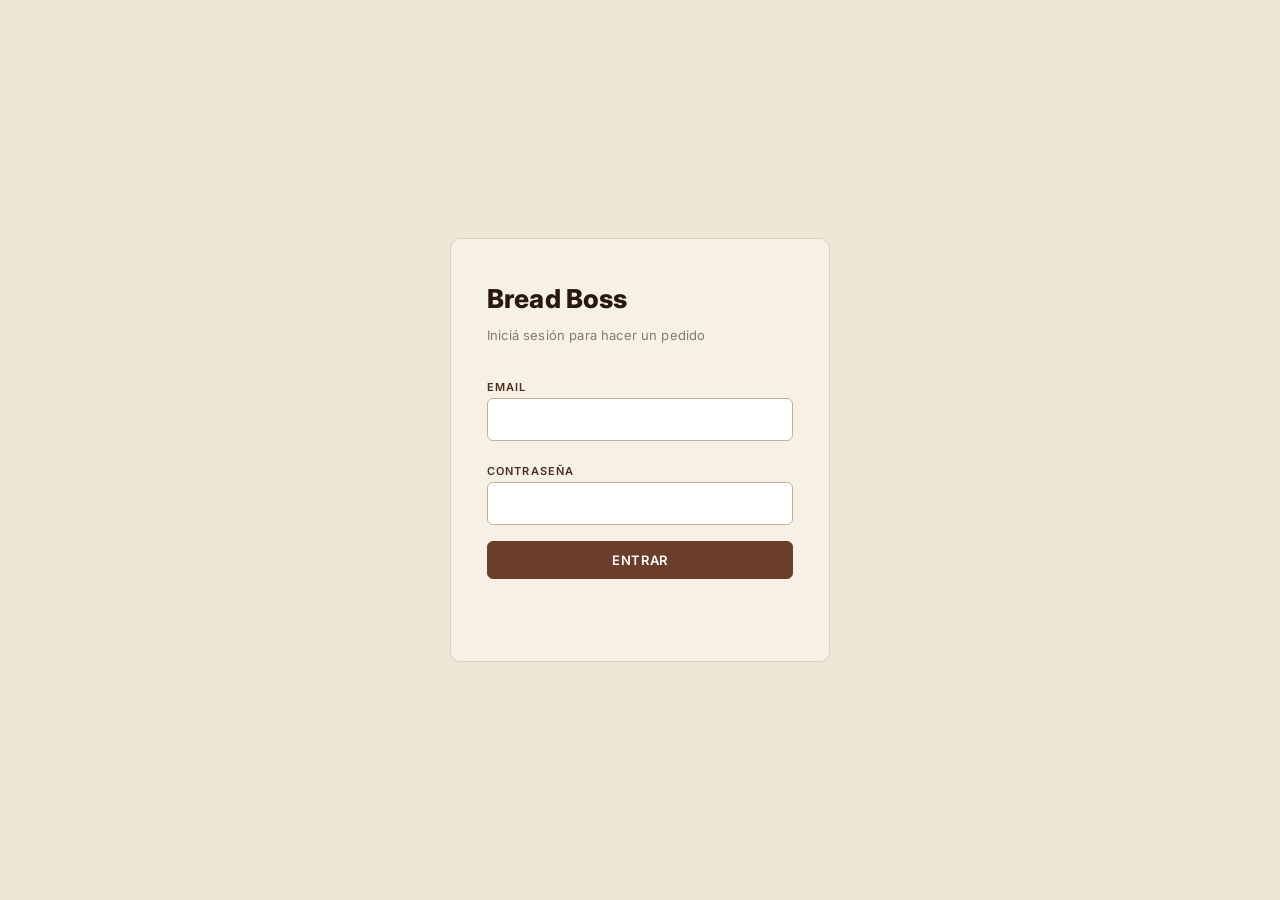
<file: BreadBoss-Front/kitchen.html>
<!DOCTYPE html>
<html lang="es">
<head>
  <meta charset="UTF-8" />
  <meta name="viewport" content="width=device-width, initial-scale=1.0" />
  <title>BreadBoss · Cocina</title>
  <link rel="preconnect" href="https://fonts.googleapis.com" />
  <link rel="preconnect" href="https://fonts.gstatic.com" crossorigin />
  <link href="https://fonts.googleapis.com/css2?family=Inter:wght@300;400;500;600;700;800;900&display=swap" rel="stylesheet" />
  <link rel="stylesheet" href="styles.css" />
  <script src="js/config.js"></script>
  <script src="js/auth.js"></script>
  <script src="js/api.js"></script>
</head>
<body>
  <div class="app-shell">
    <header class="app-header">
      <div class="brand">Bread Boss <span class="badge-mode">Cocina</span></div>
      <nav class="nav">
        <span class="email-pill" id="emailPill"></span>
        <button class="btn btn-ghost" onclick="window.location.href='index.html'">Métricas</button>
        <button class="btn btn-ghost" id="logoutBtn">Salir</button>
      </nav>
    </header>

    <div class="toolbar">
      <h1>Tablero de cocina</h1>
      <button class="btn" id="refreshBtn">Refrescar lista</button>
    </div>

    <section class="kitchen-section">
      <h2>En preparación</h2>
      <div class="kitchen-grid" id="prepGrid"></div>
    </section>

    <section class="kitchen-section">
      <h2>En camino</h2>
      <div class="kitchen-grid" id="enRouteGrid"></div>
    </section>
  </div>

  <script>
    BB_AUTH.requireAuth();

    document.getElementById("emailPill").textContent = BB_AUTH.getEmail() || "";
    document.getElementById("logoutBtn").addEventListener("click", () => BB_AUTH.logout());

    function escapeHtml(s) {
      return String(s ?? "").replace(/[&<>"']/g, c => ({"&":"&amp;","<":"&lt;",">":"&gt;","\"":"&quot;","'":"&#39;"}[c]));
    }

    function minutesAgo(timestamp) {
      if (!timestamp) return "—";
      const ms = Date.now() - Number(timestamp);
      const mins = Math.floor(ms / 60000);
      if (mins < 1) return "ahora";
      return `${mins} min`;
    }

    function renderCard(order, actionLabel, actionFn) {
      const items = Array.isArray(order.items) ? order.items : [];
      const itemsStr = items.map(it => `${it.name || it.itemId} × ${it.qty}`).join(", ");
      const card = document.createElement("div");
      card.className = "kitchen-card";
      card.innerHTML = `
        <div class="order-id">#${escapeHtml(String(order.orderId).slice(0, 8))} · hace ${minutesAgo(order.timestamp)}</div>
        <div class="items">${escapeHtml(itemsStr)}</div>
        <div class="total">$${Number(order.total || 0).toFixed(2)}</div>
        <div class="address">${escapeHtml(order.deliveryAddress)}</div>
        <button class="btn">${actionLabel}</button>
      `;
      const btn = card.querySelector("button");
      btn.addEventListener("click", async () => {
        btn.disabled = true;
        btn.textContent = "Procesando...";
        try {
          await actionFn(order.orderId);
          card.style.opacity = "0.4";
          btn.textContent = "Listo";
        } catch (e) {
          btn.disabled = false;
          btn.textContent = actionLabel;
          alert("Error: " + e.message);
        }
      });
      return card;
    }

    async function loadBoard() {
      const refreshBtn = document.getElementById("refreshBtn");
      refreshBtn.disabled = true;
      refreshBtn.textContent = "Refrescando...";

      const prep = document.getElementById("prepGrid");
      const route = document.getElementById("enRouteGrid");
      prep.innerHTML = "";
      route.innerHTML = "";

      try {
        const [prepData, routeData] = await Promise.all([
          BB_API.listOrdersByStatus("EN_PREPARACION"),
          BB_API.listOrdersByStatus("EN_CAMINO"),
        ]);

        const prepItems = (prepData && prepData.items) || [];
        const routeItems = (routeData && routeData.items) || [];

        if (prepItems.length === 0) {
          prep.innerHTML = '<div class="empty-state">No hay pedidos en preparación</div>';
        } else {
          prepItems.forEach(o => prep.appendChild(renderCard(o, "Listo para retirar", BB_API.markReady)));
        }

        if (routeItems.length === 0) {
          route.innerHTML = '<div class="empty-state">No hay pedidos en camino</div>';
        } else {
          routeItems.forEach(o => route.appendChild(renderCard(o, "Marcar entregado", BB_API.deliverOrder)));
        }
      } catch (e) {
        prep.innerHTML = `<div class="empty-state">Error: ${escapeHtml(e.message)}</div>`;
      } finally {
        refreshBtn.disabled = false;
        refreshBtn.textContent = "Refrescar lista";
      }
    }

    document.getElementById("refreshBtn").addEventListener("click", loadBoard);
    loadBoard();
  </script>
</body>
</html>
</file>
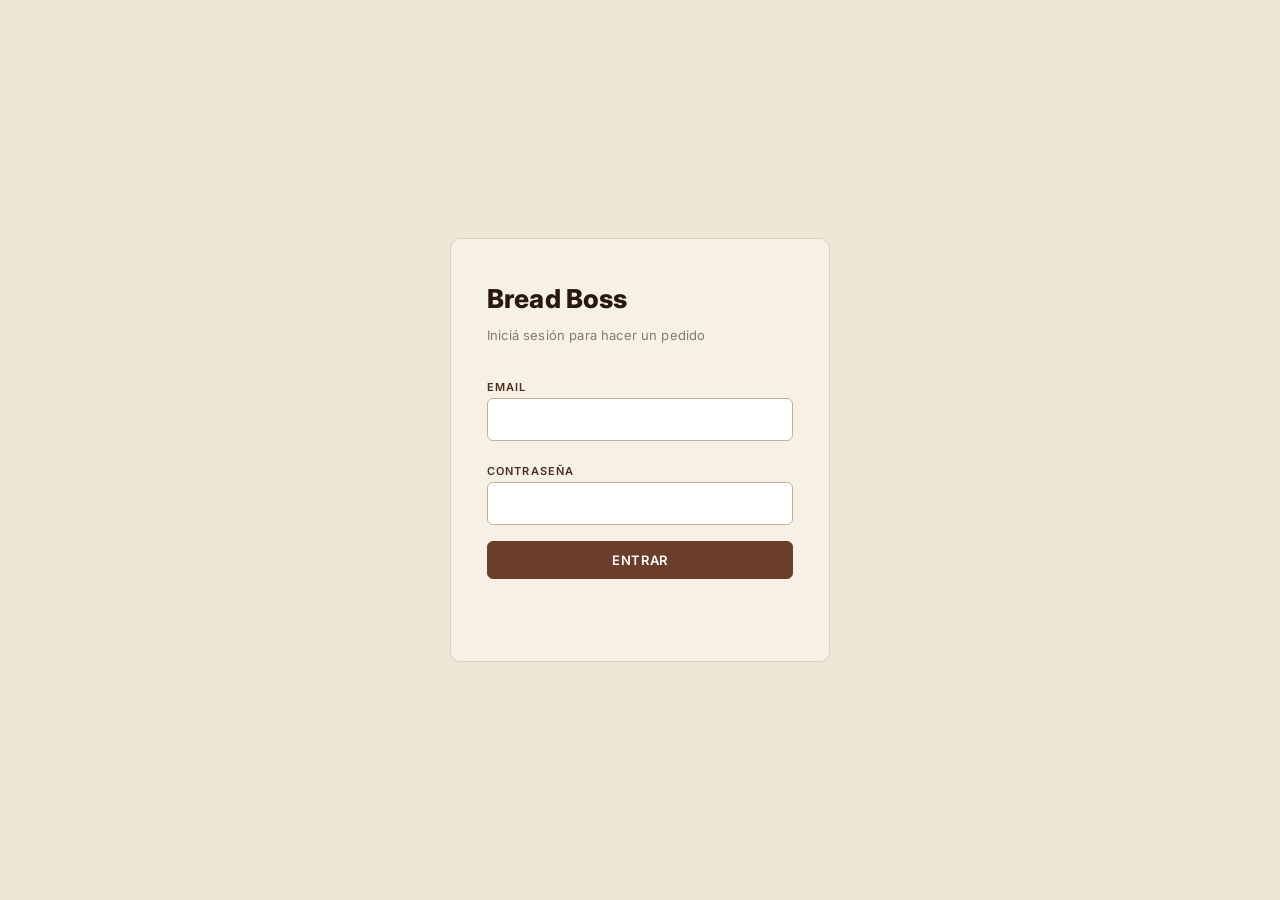
<file: BreadBoss-Front/login.html>
<!DOCTYPE html>
<html lang="es">
<head>
  <meta charset="UTF-8" />
  <meta name="viewport" content="width=device-width, initial-scale=1.0" />
  <title>BreadBoss · Login</title>
  <link rel="preconnect" href="https://fonts.googleapis.com" />
  <link rel="preconnect" href="https://fonts.gstatic.com" crossorigin />
  <link href="https://fonts.googleapis.com/css2?family=Inter:wght@300;400;500;600;700;800;900&display=swap" rel="stylesheet" />
  <link rel="stylesheet" href="styles.css" />
  <script src="js/config.js"></script>
  <script src="js/auth.js"></script>
</head>
<body>
  <div class="login-wrap">
    <div class="login-card">
      <h1>Bread Boss</h1>
      <p class="subtitle">Iniciá sesión para hacer un pedido</p>
      <form class="login-form" id="loginForm">
        <div>
          <label for="email">Email</label>
          <input id="email" type="email" required autocomplete="email" />
        </div>
        <div>
          <label for="password">Contraseña</label>
          <input id="password" type="password" required autocomplete="current-password" />
        </div>
        <button type="submit" class="btn" id="submitBtn">Entrar</button>
        <div class="error-msg" id="errorMsg"></div>
      </form>
    </div>
  </div>

  <script>
    if (BB_AUTH.getToken()) {
      window.location.href = "menu.html";
    }

    const form = document.getElementById("loginForm");
    const errorMsg = document.getElementById("errorMsg");
    const submitBtn = document.getElementById("submitBtn");

    form.addEventListener("submit", async (e) => {
      e.preventDefault();
      errorMsg.textContent = "";
      submitBtn.disabled = true;
      submitBtn.textContent = "Entrando...";
      const email = document.getElementById("email").value.trim();
      const password = document.getElementById("password").value;
      const result = await BB_AUTH.login(email, password);
      if (result.ok) {
        window.location.href = "menu.html";
      } else {
        errorMsg.textContent = result.error;
        submitBtn.disabled = false;
        submitBtn.textContent = "Entrar";
      }
    });
  </script>
</body>
</html>
</file>
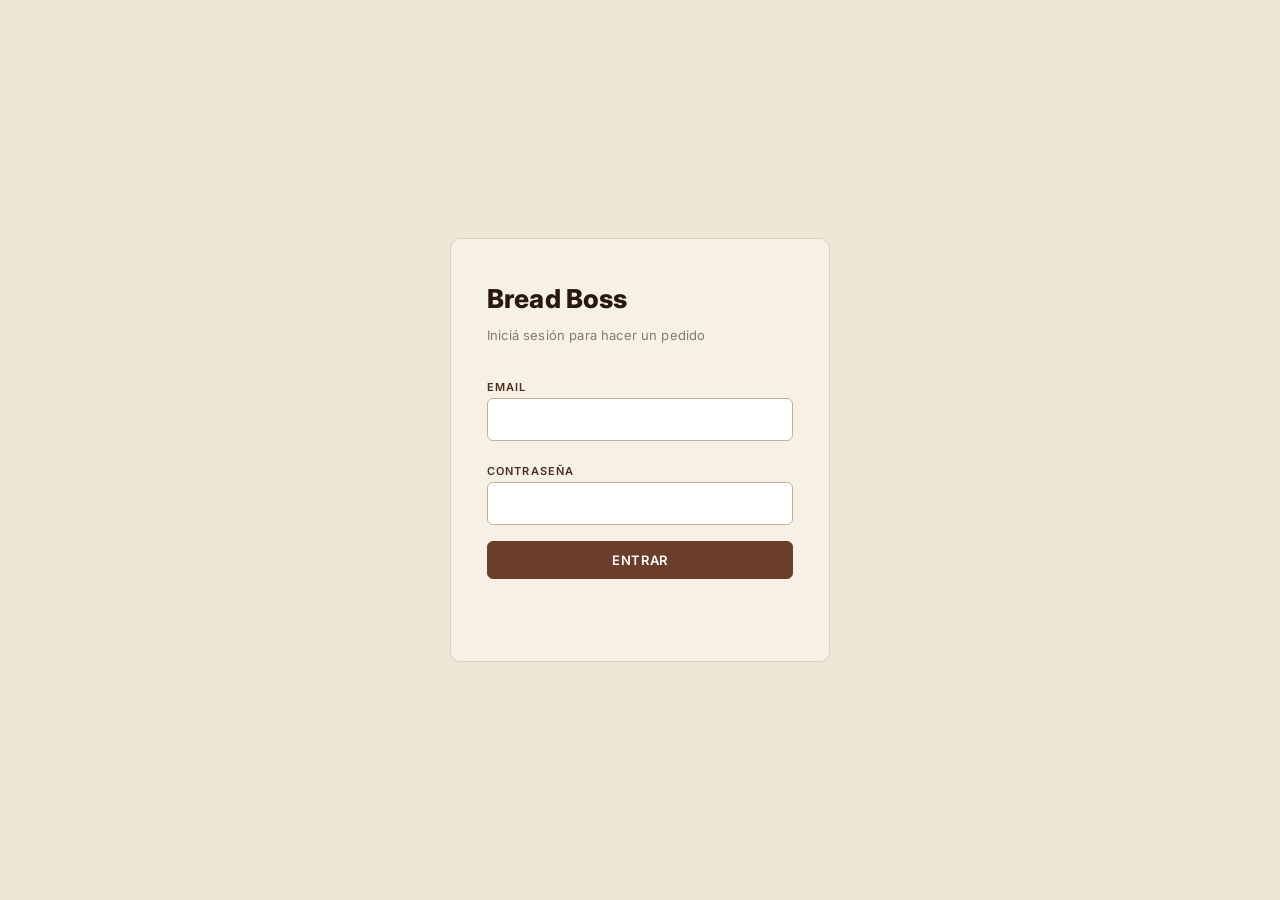
<file: BreadBoss-Front/menu.html>
<!DOCTYPE html>
<html lang="es">
<head>
  <meta charset="UTF-8" />
  <meta name="viewport" content="width=device-width, initial-scale=1.0" />
  <title>BreadBoss · Menú</title>
  <link rel="preconnect" href="https://fonts.googleapis.com" />
  <link rel="preconnect" href="https://fonts.gstatic.com" crossorigin />
  <link href="https://fonts.googleapis.com/css2?family=Inter:wght@300;400;500;600;700;800;900&display=swap" rel="stylesheet" />
  <link rel="stylesheet" href="styles.css" />
  <script src="js/config.js"></script>
  <script src="js/auth.js"></script>
  <script src="js/api.js"></script>
</head>
<body>
  <div class="app-shell">
    <header class="app-header">
      <div class="brand">Bread Boss</div>
      <nav class="nav">
        <a href="menu.html">Menú</a>
        <a href="tracking.html">Mis pedidos</a>
        <span class="email-pill" id="emailPill"></span>
        <button class="btn btn-ghost" id="logoutBtn">Salir</button>
      </nav>
    </header>

    <div class="toolbar">
      <h1>Menú del día</h1>
    </div>

    <div class="menu-layout">
      <div class="menu-grid" id="menuGrid">
        <div class="empty-state">Cargando menú...</div>
      </div>

      <aside class="cart-panel">
        <h2>Tu pedido</h2>
        <div class="cart-items" id="cartItems"></div>
        <div class="cart-total">
          <span>Total</span>
          <span id="cartTotal">$0</span>
        </div>
        <input type="text" class="address-input" id="addressInput" placeholder="Dirección de entrega" />
        <button class="btn" id="placeOrderBtn" style="width: 100%;">Hacer pedido</button>
        <div class="error-msg" id="errorMsg"></div>
      </aside>
    </div>
  </div>

  <script>
    BB_AUTH.requireAuth();

    document.getElementById("emailPill").textContent = BB_AUTH.getEmail() || "";
    document.getElementById("logoutBtn").addEventListener("click", () => BB_AUTH.logout());

    let menuItems = [];
    let cart = JSON.parse(localStorage.getItem("bb_cart") || "{}");

    function saveCart() {
      localStorage.setItem("bb_cart", JSON.stringify(cart));
    }

    function renderMenu() {
      const grid = document.getElementById("menuGrid");
      if (menuItems.length === 0) {
        grid.innerHTML = '<div class="empty-state">No hay items en el menú.</div>';
        return;
      }
      grid.innerHTML = menuItems.map(item => `
        <div class="menu-card">
          <div class="name">${escapeHtml(item.name || item.itemId)}</div>
          <div class="price">$${formatPrice(item.price)}</div>
          ${item.stock !== undefined ? `<div class="stock">Stock: ${item.stock}</div>` : ""}
          <button class="btn" data-id="${escapeHtml(item.itemId)}">Agregar</button>
        </div>
      `).join("");
      grid.querySelectorAll("button[data-id]").forEach(btn => {
        btn.addEventListener("click", () => addToCart(btn.dataset.id));
      });
    }

    function addToCart(itemId) {
      cart[itemId] = (cart[itemId] || 0) + 1;
      saveCart();
      renderCart();
    }

    function setQty(itemId, qty) {
      if (qty <= 0) delete cart[itemId];
      else cart[itemId] = qty;
      saveCart();
      renderCart();
    }

    function renderCart() {
      const container = document.getElementById("cartItems");
      const entries = Object.entries(cart);
      if (entries.length === 0) {
        container.innerHTML = '<div class="cart-empty">Carrito vacío</div>';
        document.getElementById("cartTotal").textContent = "$0";
        return;
      }
      let total = 0;
      container.innerHTML = entries.map(([id, qty]) => {
        const item = menuItems.find(m => m.itemId === id);
        const price = item ? item.price : 0;
        const subtotal = price * qty;
        total += subtotal;
        return `
          <div class="cart-item">
            <span>${escapeHtml(item ? (item.name || id) : id)}</span>
            <div class="qty-ctrl">
              <button data-dec="${escapeHtml(id)}">−</button>
              <span>${qty}</span>
              <button data-inc="${escapeHtml(id)}">+</button>
            </div>
            <span>$${formatPrice(subtotal)}</span>
          </div>
        `;
      }).join("");
      document.getElementById("cartTotal").textContent = `$${formatPrice(total)}`;

      container.querySelectorAll("button[data-inc]").forEach(btn => {
        btn.addEventListener("click", () => setQty(btn.dataset.inc, (cart[btn.dataset.inc] || 0) + 1));
      });
      container.querySelectorAll("button[data-dec]").forEach(btn => {
        btn.addEventListener("click", () => setQty(btn.dataset.dec, (cart[btn.dataset.dec] || 0) - 1));
      });
    }

    function formatPrice(n) {
      return Number(n || 0).toFixed(2);
    }

    function escapeHtml(s) {
      return String(s).replace(/[&<>"']/g, c => ({"&":"&amp;","<":"&lt;",">":"&gt;","\"":"&quot;","'":"&#39;"}[c]));
    }

    document.getElementById("placeOrderBtn").addEventListener("click", async () => {
      const errorMsg = document.getElementById("errorMsg");
      const btn = document.getElementById("placeOrderBtn");
      errorMsg.textContent = "";
      const address = document.getElementById("addressInput").value.trim();
      if (!address) {
        errorMsg.textContent = "Falta dirección de entrega";
        return;
      }
      const entries = Object.entries(cart);
      if (entries.length === 0) {
        errorMsg.textContent = "El carrito está vacío";
        return;
      }
      btn.disabled = true;
      btn.textContent = "Enviando...";
      try {
        const items = entries.map(([itemId, qty]) => ({ itemId, qty }));
        const result = await BB_API.createOrder({ deliveryAddress: address, items });
        localStorage.setItem("bb_last_order_id", result.orderId);
        localStorage.removeItem("bb_cart");
        window.location.href = `tracking.html?orderId=${encodeURIComponent(result.orderId)}`;
      } catch (e) {
        errorMsg.textContent = e.message;
        btn.disabled = false;
        btn.textContent = "Hacer pedido";
      }
    });

    (async function init() {
      try {
        const data = await BB_API.getMenu();
        menuItems = Array.isArray(data) ? data : (data.items || []);
        renderMenu();
        renderCart();
      } catch (e) {
        document.getElementById("menuGrid").innerHTML = `<div class="empty-state">Error: ${escapeHtml(e.message)}</div>`;
      }
    })();
  </script>
</body>
</html>
</file>
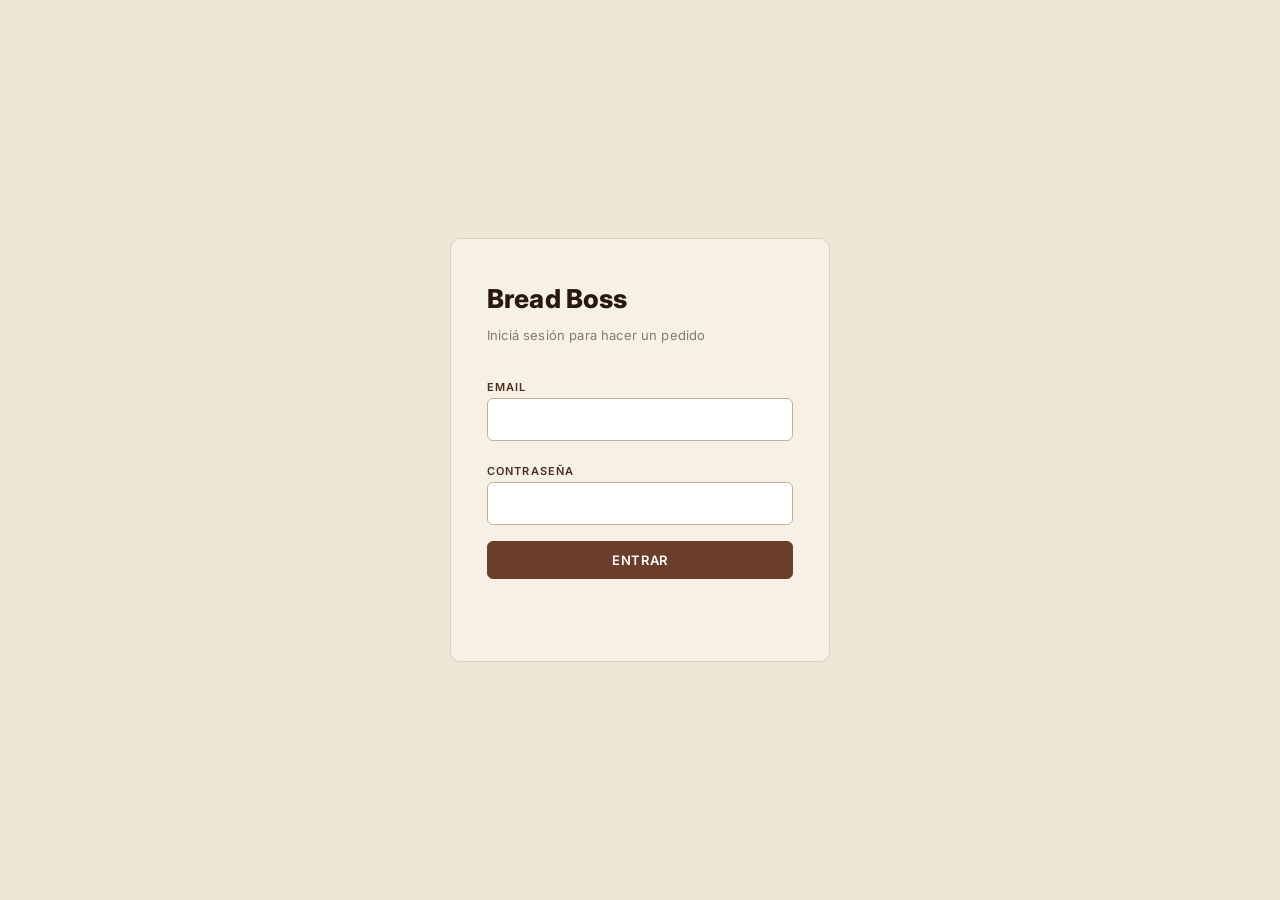
<file: BreadBoss-Front/tracking.html>
<!DOCTYPE html>
<html lang="es">
<head>
  <meta charset="UTF-8" />
  <meta name="viewport" content="width=device-width, initial-scale=1.0" />
  <title>BreadBoss · Seguimiento</title>
  <link rel="preconnect" href="https://fonts.googleapis.com" />
  <link rel="preconnect" href="https://fonts.gstatic.com" crossorigin />
  <link href="https://fonts.googleapis.com/css2?family=Inter:wght@300;400;500;600;700;800;900&display=swap" rel="stylesheet" />
  <link rel="stylesheet" href="styles.css" />
  <script src="js/config.js"></script>
  <script src="js/auth.js"></script>
  <script src="js/api.js"></script>
</head>
<body>
  <div class="app-shell">
    <header class="app-header">
      <div class="brand">Bread Boss</div>
      <nav class="nav">
        <a href="menu.html">Menú</a>
        <a href="tracking.html">Mis pedidos</a>
        <span class="email-pill" id="emailPill"></span>
        <button class="btn btn-ghost" id="logoutBtn">Salir</button>
      </nav>
    </header>

    <div class="toolbar">
      <h1>Seguimiento del pedido</h1>
      <button class="btn" id="refreshBtn">Actualizar estado</button>
    </div>

    <div id="content"></div>
  </div>

  <script>
    BB_AUTH.requireAuth();

    document.getElementById("emailPill").textContent = BB_AUTH.getEmail() || "";
    document.getElementById("logoutBtn").addEventListener("click", () => BB_AUTH.logout());

    const STATES = ["RECIBIDO", "EN_PREPARACION", "EN_CAMINO", "ENTREGADO"];
    const LABELS = {
      "RECIBIDO": "Recibido",
      "EN_PREPARACION": "En preparación",
      "EN_CAMINO": "En camino",
      "ENTREGADO": "Entregado",
    };

    function getOrderIdFromUrl() {
      const params = new URLSearchParams(window.location.search);
      return params.get("orderId") || localStorage.getItem("bb_last_order_id");
    }

    function escapeHtml(s) {
      return String(s ?? "").replace(/[&<>"']/g, c => ({"&":"&amp;","<":"&lt;",">":"&gt;","\"":"&quot;","'":"&#39;"}[c]));
    }

    function renderEmpty() {
      document.getElementById("content").innerHTML = `
        <div class="empty-state">
          No tenés pedidos recientes. <a href="menu.html">Hacé uno ahora</a>.
        </div>
      `;
    }

    function renderOrder(order) {
      const currentIdx = STATES.indexOf(order.status);
      const stepperHtml = STATES.map((s, i) => `
        <div class="stepper-node ${i <= currentIdx ? "active" : ""}">
          ${i > 0 ? '<div class="stepper-line"></div>' : ''}
          <div class="dot">${i + 1}</div>
          <div class="label">${LABELS[s]}</div>
        </div>
      `).join("");

      const items = Array.isArray(order.items) ? order.items : [];
      const itemsHtml = items.map(it => `
        <li>
          <span>${escapeHtml(it.name || it.itemId)} × ${escapeHtml(it.qty)}</span>
          <span>$${Number(it.price || 0).toFixed(2)}</span>
        </li>
      `).join("");

      const tiempo = order.tiempo_entrega_min ? `${order.tiempo_entrega_min} min` : "—";

      document.getElementById("content").innerHTML = `
        <div class="tracking-card">
          <div class="order-id">Pedido ${escapeHtml(order.orderId)}</div>
          <div class="current-status">${LABELS[order.status] || order.status}</div>
          <div class="stepper">${stepperHtml}</div>
          <div class="tracking-meta">
            <div>
              <div class="label">Total</div>
              <div class="value">$${Number(order.total || 0).toFixed(2)}</div>
            </div>
            <div>
              <div class="label">Dirección</div>
              <div class="value">${escapeHtml(order.deliveryAddress)}</div>
            </div>
            <div>
              <div class="label">Tiempo de entrega</div>
              <div class="value">${tiempo}</div>
            </div>
          </div>
          <ul class="tracking-items">${itemsHtml}</ul>
        </div>
      `;
    }

    async function loadOrder() {
      const orderId = getOrderIdFromUrl();
      if (!orderId) {
        renderEmpty();
        return;
      }
      const btn = document.getElementById("refreshBtn");
      btn.disabled = true;
      btn.textContent = "Actualizando...";
      try {
        const order = await BB_API.getOrder(orderId);
        renderOrder(order);
      } catch (e) {
        document.getElementById("content").innerHTML = `<div class="empty-state">Error: ${escapeHtml(e.message)}</div>`;
      } finally {
        btn.disabled = false;
        btn.textContent = "Actualizar estado";
      }
    }

    document.getElementById("refreshBtn").addEventListener("click", loadOrder);
    loadOrder();
  </script>
</body>
</html>
</file>
<file: BreadBoss-Front/styles.css>
/* ============================================================
   BreadBoss · Dashboard Analítico
   Paleta: dark kitchen editorial — crema + chocolate
   ============================================================ */

:root {
    --bg:           #EFE6D7;
    --bg-soft:      #E7DCC9;
    --bg-card:     #F7F1E5;
    --ink:          #2A1810;
    --ink-soft:     #4A2F1F;
    --ink-mute:     #8A7866;
    --line:         #D9CFC0;
    --line-strong:  #BFB29B;
    --accent:       #6B3E2C;
    --accent-2:     #A0664A;
    --accent-3:     #C99776;
    --accent-4:     #E0BFA0;
    --ok:           #5C7A4A;
    --warn:         #B4612A;
    --danger:       #8C2D1F;

    --radius:       6px;
    --radius-lg:    10px;

    --font: 'Inter', -apple-system, BlinkMacSystemFont, 'Segoe UI', sans-serif;
}

* { box-sizing: border-box; margin: 0; padding: 0; }

html, body {
    background: var(--bg);
    color: var(--ink);
    font-family: var(--font);
    font-weight: 400;
    line-height: 1.55;
    -webkit-font-smoothing: antialiased;
    -moz-osx-font-smoothing: grayscale;
    letter-spacing: 0.01em;
}

.page {
    max-width: 1280px;
    margin: 0 auto;
    padding: 60px 56px 80px;
}

/* ============================================================
   Tipografía base
   ============================================================ */
.eyebrow {
    font-size: 11px;
    font-weight: 600;
    letter-spacing: 0.18em;
    text-transform: uppercase;
    color: var(--ink-soft);
    margin-bottom: 14px;
}

.section-title {
    font-size: 28px;
    font-weight: 800;
    color: var(--ink);
    letter-spacing: -0.01em;
    line-height: 1.1;
}

/* ============================================================
   HERO
   ============================================================ */
.hero {
    display: grid;
    grid-template-columns: 1.05fr 1fr;
    gap: 64px;
    align-items: start;
    padding-bottom: 72px;
    border-bottom: 1px solid var(--line);
    margin-bottom: 72px;
}

.hero-left .eyebrow { margin-bottom: 28px; }

.hero-title {
    font-size: 88px;
    font-weight: 900;
    line-height: 0.95;
    letter-spacing: -0.04em;
    color: var(--ink);
    margin-bottom: 36px;
}

.hero-sub {
    font-size: 15px;
    color: var(--ink-soft);
    max-width: 480px;
    line-height: 1.6;
}

.hero-right { display: flex; flex-direction: column; gap: 24px; }

.kpi-grid {
    display: grid;
    grid-template-columns: 1fr 1fr;
    gap: 16px;
}

.kpi-card {
    background: var(--bg-card);
    border: 1px solid var(--line);
    border-radius: var(--radius);
    padding: 24px 26px;
    transition: transform .2s ease, border-color .2s ease;
}

.kpi-card:hover {
    border-color: var(--accent-2);
}

.kpi-value {
    font-size: 36px;
    font-weight: 800;
    color: var(--ink);
    letter-spacing: -0.02em;
    line-height: 1;
    margin-bottom: 12px;
}

.kpi-label {
    font-size: 10px;
    font-weight: 600;
    letter-spacing: 0.14em;
    text-transform: uppercase;
    color: var(--ink-soft);
    margin-bottom: 6px;
}

.kpi-label.dark { color: var(--ink); }

.kpi-delta {
    font-size: 11px;
    color: var(--ink-mute);
    letter-spacing: 0.02em;
}

.kpi-delta.positive { color: var(--ok); font-weight: 500; }

/* ============================================================
   AGENT (input de IA)
   ============================================================ */
.agent-section {
    margin-bottom: 80px;
    background: var(--bg-card);
    border: 1px solid var(--line);
    border-radius: var(--radius-lg);
    padding: 36px 40px;
    position: relative;
    overflow: hidden;
}

.agent-section::before {
    content: '';
    position: absolute;
    top: 0; left: 0;
    width: 4px; height: 100%;
    background: var(--accent);
}

.agent-header { margin-bottom: 20px; }
.agent-header .section-title { font-size: 22px; }

.agent-input {
    width: 100%;
    border: none;
    background: transparent;
    color: var(--ink-mute);
    font-family: var(--font);
    font-size: 14.5px;
    line-height: 1.65;
    resize: vertical;
    outline: none;
    font-style: italic;
    letter-spacing: 0.005em;
}

.agent-input::placeholder {
    color: #B5A99A;
    font-style: italic;
}

/* ============================================================
   BLOCKS
   ============================================================ */
.block {
    margin-bottom: 80px;
}

.block-header {
    margin-bottom: 28px;
    display: flex;
    flex-direction: column;
}

.block-header .eyebrow { margin-bottom: 10px; }

/* Grids */
.grid-2 {
    display: grid;
    grid-template-columns: 1fr 1fr;
    gap: 20px;
    margin-bottom: 20px;
}

.grid-3 {
    display: grid;
    grid-template-columns: 1fr 1fr 1fr;
    gap: 20px;
}

.grid-revenue {
    display: grid;
    grid-template-columns: 1.1fr 1fr;
    gap: 20px;
}

/* ============================================================
   CARDS
   ============================================================ */
.card {
    background: var(--bg-card);
    border: 1px solid var(--line);
    border-radius: var(--radius-lg);
    padding: 26px 28px;
    transition: border-color .2s ease, transform .2s ease;
}

.card:hover {
    border-color: var(--line-strong);
}

.card.full { grid-column: 1 / -1; }

.card-head {
    display: flex;
    align-items: center;
    justify-content: space-between;
    gap: 12px;
    margin-bottom: 6px;
}

.card h3 {
    font-size: 16px;
    font-weight: 700;
    color: var(--ink);
    letter-spacing: -0.005em;
}

.card-sub {
    font-size: 12px;
    color: var(--ink-mute);
    margin-bottom: 22px;
    letter-spacing: 0.01em;
}

.badge {
    font-size: 10px;
    font-weight: 700;
    letter-spacing: 0.12em;
    text-transform: uppercase;
    color: var(--ink-soft);
    background: var(--bg-soft);
    border: 1px solid var(--line);
    padding: 4px 10px;
    border-radius: 20px;
    white-space: nowrap;
}

.badge.ok { color: var(--ok); border-color: #C7D5B8; background: #EBF0E2; }
.badge.warn { color: var(--warn); border-color: #E2C2A0; background: #F1E3D0; }
.badge.danger { color: var(--danger); border-color: #D9B2A8; background: #EFD9D2; }

/* Chart containers */
.chart-wrap {
    position: relative;
    width: 100%;
    height: 220px;
}

.chart-wrap.tall { height: 280px; }
.chart-wrap.small { height: 180px; }

/* ============================================================
   REVENUE HERO CARD
   ============================================================ */
.revenue-hero {
    background: var(--ink);
    color: var(--bg);
    border-color: var(--ink);
    display: flex;
    flex-direction: column;
    justify-content: space-between;
    padding: 36px 38px;
}

.revenue-hero .kpi-label {
    color: var(--accent-4);
    margin-bottom: 14px;
}

.revenue-main {
    font-size: 56px;
    font-weight: 900;
    letter-spacing: -0.03em;
    line-height: 1;
    color: #FFF;
    margin-bottom: 12px;
}

.revenue-hero .kpi-delta {
    color: var(--accent-3);
    font-size: 12px;
    margin-bottom: 26px;
}

.revenue-meta {
    display: grid;
    grid-template-columns: repeat(3, 1fr);
    gap: 16px;
    padding-top: 22px;
    border-top: 1px solid #4A2F1F;
}

.revenue-meta > div {
    display: flex;
    flex-direction: column;
    gap: 6px;
}

.meta-num {
    font-size: 20px;
    font-weight: 800;
    color: #FFF;
    letter-spacing: -0.01em;
}

.meta-lab {
    font-size: 9.5px;
    font-weight: 600;
    letter-spacing: 0.14em;
    text-transform: uppercase;
    color: var(--accent-3);
}

/* ============================================================
   FOOTER
   ============================================================ */
.footer {
    margin-top: 40px;
    padding-top: 32px;
    border-top: 1px solid var(--line);
    text-align: center;
}

.footer p {
    font-size: 10px;
    font-weight: 600;
    letter-spacing: 0.24em;
    color: var(--ink-mute);
}

/* ============================================================
   RESPONSIVE
   ============================================================ */
@media (max-width: 1100px) {
    .page { padding: 48px 36px; }
    .hero { grid-template-columns: 1fr; gap: 48px; }
    .hero-title { font-size: 72px; }
    .grid-revenue { grid-template-columns: 1fr; }
}

@media (max-width: 780px) {
    .page { padding: 36px 22px; }
    .hero-title { font-size: 56px; }
    .grid-2, .grid-3, .kpi-grid { grid-template-columns: 1fr; }
    .revenue-meta { grid-template-columns: 1fr; }
    .revenue-main { font-size: 42px; }
}

/* ============================================================
   APP SCREENS — login, menu, tracking, kitchen
   ============================================================ */

.app-shell {
    max-width: 1180px;
    margin: 0 auto;
    padding: 32px 48px 80px;
}

.app-header {
    display: flex;
    align-items: center;
    justify-content: space-between;
    padding-bottom: 24px;
    border-bottom: 1px solid var(--line);
    margin-bottom: 40px;
}

.app-header .brand {
    font-size: 20px;
    font-weight: 800;
    letter-spacing: -0.01em;
    color: var(--ink);
}

.app-header .nav {
    display: flex;
    gap: 24px;
    align-items: center;
}

.app-header .nav a {
    font-size: 13px;
    font-weight: 600;
    color: var(--ink-soft);
    text-decoration: none;
    letter-spacing: 0.04em;
    text-transform: uppercase;
}

.app-header .nav a:hover { color: var(--accent); }

.app-header .email-pill {
    font-size: 12px;
    color: var(--ink-mute);
    padding: 6px 12px;
    background: var(--bg-soft);
    border-radius: 999px;
}

.btn {
    font-family: var(--font);
    font-size: 13px;
    font-weight: 600;
    letter-spacing: 0.04em;
    text-transform: uppercase;
    padding: 10px 18px;
    border-radius: var(--radius);
    border: 1px solid var(--accent);
    background: var(--accent);
    color: #fff;
    cursor: pointer;
    transition: background 0.15s, border 0.15s;
}

.btn:hover { background: var(--accent-2); border-color: var(--accent-2); }

.btn.btn-ghost {
    background: transparent;
    color: var(--accent);
}

.btn.btn-ghost:hover { background: var(--bg-soft); }

.btn.btn-danger {
    background: var(--danger);
    border-color: var(--danger);
}

.btn:disabled {
    opacity: 0.5;
    cursor: not-allowed;
}

/* ---------- login ---------- */
.login-wrap {
    min-height: 100vh;
    display: grid;
    place-items: center;
    padding: 40px;
}

.login-card {
    width: 100%;
    max-width: 380px;
    background: var(--bg-card);
    border: 1px solid var(--line);
    border-radius: var(--radius-lg);
    padding: 40px 36px;
}

.login-card h1 {
    font-size: 26px;
    font-weight: 800;
    margin-bottom: 6px;
}

.login-card .subtitle {
    font-size: 13px;
    color: var(--ink-mute);
    margin-bottom: 28px;
}

.login-form { display: grid; gap: 16px; }

.login-form label {
    font-size: 11px;
    font-weight: 600;
    color: var(--ink-soft);
    letter-spacing: 0.1em;
    text-transform: uppercase;
}

.login-form input {
    font-family: var(--font);
    font-size: 14px;
    padding: 12px 14px;
    border: 1px solid var(--line-strong);
    border-radius: var(--radius);
    background: #fff;
    color: var(--ink);
    width: 100%;
}

.login-form input:focus {
    outline: none;
    border-color: var(--accent);
}

.error-msg {
    font-size: 13px;
    color: var(--danger);
    margin-top: 8px;
    min-height: 18px;
}

/* ---------- menu + cart ---------- */
.menu-layout {
    display: grid;
    grid-template-columns: 1.6fr 1fr;
    gap: 40px;
    align-items: start;
}

.menu-grid {
    display: grid;
    grid-template-columns: repeat(auto-fill, minmax(220px, 1fr));
    gap: 20px;
}

.menu-card {
    background: var(--bg-card);
    border: 1px solid var(--line);
    border-radius: var(--radius-lg);
    padding: 20px;
    display: flex;
    flex-direction: column;
    gap: 10px;
}

.menu-card .name {
    font-size: 16px;
    font-weight: 700;
    color: var(--ink);
}

.menu-card .price {
    font-size: 18px;
    font-weight: 800;
    color: var(--accent);
}

.menu-card .stock {
    font-size: 11px;
    color: var(--ink-mute);
    text-transform: uppercase;
    letter-spacing: 0.08em;
}

.cart-panel {
    background: var(--bg-card);
    border: 1px solid var(--line);
    border-radius: var(--radius-lg);
    padding: 24px;
    position: sticky;
    top: 24px;
}

.cart-panel h2 {
    font-size: 14px;
    font-weight: 700;
    text-transform: uppercase;
    letter-spacing: 0.1em;
    color: var(--ink-soft);
    margin-bottom: 18px;
}

.cart-items { display: grid; gap: 12px; margin-bottom: 18px; }

.cart-item {
    display: grid;
    grid-template-columns: 1fr auto auto;
    gap: 10px;
    align-items: center;
    font-size: 13px;
}

.cart-item .qty-ctrl {
    display: flex;
    align-items: center;
    gap: 6px;
}

.cart-item .qty-ctrl button {
    width: 24px; height: 24px;
    font-size: 14px;
    background: var(--bg-soft);
    border: 1px solid var(--line-strong);
    border-radius: 4px;
    cursor: pointer;
    color: var(--ink);
}

.cart-empty {
    font-size: 13px;
    color: var(--ink-mute);
    padding: 16px 0;
    text-align: center;
}

.cart-total {
    display: flex;
    justify-content: space-between;
    padding-top: 16px;
    border-top: 1px solid var(--line);
    font-weight: 700;
    margin-bottom: 18px;
}

.address-input {
    width: 100%;
    font-family: var(--font);
    font-size: 13px;
    padding: 10px 12px;
    margin-bottom: 14px;
    border: 1px solid var(--line-strong);
    border-radius: var(--radius);
    background: #fff;
}

/* ---------- tracking stepper ---------- */
.tracking-card {
    background: var(--bg-card);
    border: 1px solid var(--line);
    border-radius: var(--radius-lg);
    padding: 36px;
}

.tracking-card .order-id {
    font-size: 11px;
    color: var(--ink-mute);
    text-transform: uppercase;
    letter-spacing: 0.1em;
    margin-bottom: 8px;
}

.tracking-card .current-status {
    font-size: 32px;
    font-weight: 800;
    color: var(--accent);
    margin-bottom: 28px;
}

.stepper {
    display: grid;
    grid-template-columns: repeat(4, 1fr);
    gap: 0;
    margin-bottom: 32px;
    position: relative;
}

.stepper-node {
    text-align: center;
    position: relative;
}

.stepper-node .dot {
    width: 36px; height: 36px;
    border-radius: 50%;
    background: var(--line);
    border: 2px solid var(--line-strong);
    margin: 0 auto 8px;
    display: grid;
    place-items: center;
    color: #fff;
    font-weight: 800;
    font-size: 14px;
}

.stepper-node.active .dot {
    background: var(--accent);
    border-color: var(--accent);
}

.stepper-node .label {
    font-size: 11px;
    font-weight: 600;
    color: var(--ink-mute);
    text-transform: uppercase;
    letter-spacing: 0.08em;
}

.stepper-node.active .label { color: var(--ink); }

.stepper-line {
    position: absolute;
    top: 17px;
    right: calc(50% + 18px);
    left: calc(-50% + 18px);
    height: 2px;
    background: var(--line-strong);
    z-index: 0;
}

.stepper-node.active .stepper-line {
    background: var(--accent);
}

.tracking-meta {
    display: grid;
    grid-template-columns: repeat(3, 1fr);
    gap: 24px;
    padding-top: 24px;
    border-top: 1px solid var(--line);
    margin-bottom: 28px;
}

.tracking-meta .label {
    font-size: 11px;
    color: var(--ink-mute);
    text-transform: uppercase;
    letter-spacing: 0.08em;
    margin-bottom: 4px;
}

.tracking-meta .value {
    font-size: 15px;
    font-weight: 600;
    color: var(--ink);
}

.tracking-items {
    list-style: none;
    padding: 0;
    margin-bottom: 24px;
}

.tracking-items li {
    display: flex;
    justify-content: space-between;
    padding: 8px 0;
    border-bottom: 1px dashed var(--line);
    font-size: 14px;
}

/* ---------- kitchen ---------- */
.kitchen-section { margin-bottom: 40px; }

.kitchen-section h2 {
    font-size: 14px;
    font-weight: 700;
    text-transform: uppercase;
    letter-spacing: 0.1em;
    color: var(--ink-soft);
    margin-bottom: 16px;
}

.kitchen-grid {
    display: grid;
    grid-template-columns: repeat(auto-fill, minmax(280px, 1fr));
    gap: 16px;
}

.kitchen-card {
    background: var(--bg-card);
    border: 1px solid var(--line);
    border-left: 4px solid var(--accent);
    border-radius: var(--radius);
    padding: 18px 20px;
    display: flex;
    flex-direction: column;
    gap: 10px;
}

.kitchen-card .order-id {
    font-family: 'SF Mono', Menlo, monospace;
    font-size: 12px;
    color: var(--ink-mute);
}

.kitchen-card .items {
    font-size: 13px;
    color: var(--ink-soft);
}

.kitchen-card .total {
    font-size: 16px;
    font-weight: 800;
    color: var(--accent);
}

.kitchen-card .address {
    font-size: 12px;
    color: var(--ink-mute);
}

.empty-state {
    font-size: 13px;
    color: var(--ink-mute);
    padding: 24px;
    text-align: center;
    background: var(--bg-soft);
    border-radius: var(--radius);
}

.badge-mode {
    font-size: 11px;
    font-weight: 700;
    letter-spacing: 0.12em;
    text-transform: uppercase;
    padding: 4px 10px;
    background: var(--warn);
    color: #fff;
    border-radius: 4px;
}

/* ---------- toolbar ---------- */
.toolbar {
    display: flex;
    justify-content: space-between;
    align-items: center;
    margin-bottom: 24px;
}

.toolbar h1 {
    font-size: 22px;
    font-weight: 800;
}
</file>
